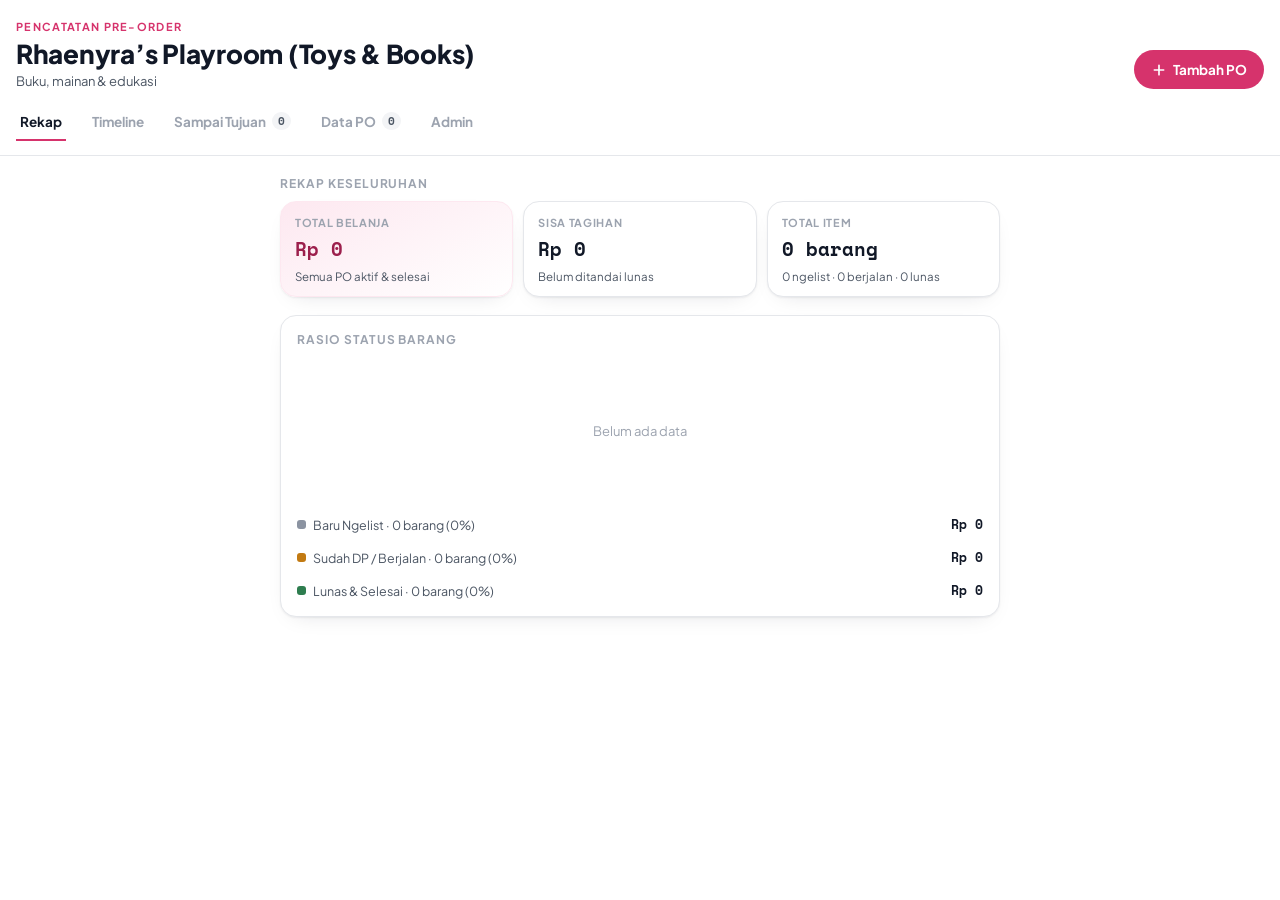
<file: index.html>
<!DOCTYPE html>
<html lang="id">
<head>
<meta charset="UTF-8">
<meta name="viewport" content="width=device-width, initial-scale=1.0, viewport-fit=cover">
<title>Rhaenyra’s Playroom (Toys &amp; Books)</title>
<link rel="preconnect" href="https://fonts.googleapis.com">
<link rel="preconnect" href="https://fonts.gstatic.com" crossorigin>
<link href="https://fonts.googleapis.com/css2?family=Plus+Jakarta+Sans:wght@400;500;600;700;800&family=Space+Mono:wght@400;700&display=swap" rel="stylesheet">
<style>
  html{color-scheme: light;}
  img{max-width:100%;}
  :root{
    --paper:#FFFFFF;
    --paper-raised:#FFFFFF;
    --paper-sunken:#F3F4F6;
    --line:#E5E7EB;
    --ink:#111827;
    --ink-soft:#4B5563;
    --ink-faint:#9CA3AF;
    --accent:#D6336C;
    --accent-ink:#9C1F4C;
    --accent-soft:#FDE8F0;
    --green:#2E7D4F;
    --green-soft:#E3F4E9;
    --amber:#C27A12;
    --amber-soft:#FDF3DC;
    --grey:#8B93A1;
    --grey-soft:#EEF0F3;
    --danger:#B23A3A;
    --danger-soft:#FBE9E7;
    --shadow: 0 1px 2px rgba(17,24,39,.06), 0 8px 24px -14px rgba(17,24,39,.18);
    --radius: 16px;
    --radius-sm: 10px;
    font-family: "Plus Jakarta Sans", -apple-system, BlinkMacSystemFont, "Segoe UI", sans-serif;
  }

  *{box-sizing:border-box;}
  body{
    background:var(--paper);
    color:var(--ink);
    margin:0;
    padding-inline:16px;
    padding-block:0 32px;
    -webkit-font-smoothing:antialiased;
  }
  h1,h2,h3{margin:0; text-wrap:balance;}
  p{margin:0;}
  button{font-family:inherit;}
  .mono{font-family:"Space Mono", ui-monospace, monospace;}
  .num{font-variant-numeric:tabular-nums; font-family:"Space Mono", ui-monospace, monospace;}
  ::selection{background:var(--accent-soft); color:var(--accent-ink);}

  /* ---- header ---- */
  .app-header{
    position:sticky;
    top:env(safe-area-inset-top,0px);
    z-index:20;
    background:var(--paper);
    padding-top:calc(20px + env(safe-area-inset-top,0px));
    padding-bottom:14px;
    margin-inline:-16px;
    padding-inline:16px;
    border-bottom:1px solid var(--line);
  }
  .header-row{display:flex; align-items:flex-end; justify-content:space-between; gap:12px; flex-wrap:wrap;}
  .eyebrow{
    font-size:11px; letter-spacing:.12em; text-transform:uppercase;
    color:var(--accent); font-weight:700; margin-bottom:4px;
  }
  .app-header h1{font-size:26px; font-weight:800; letter-spacing:-.01em;}
  .app-header .sub{color:var(--ink-soft); font-size:13px; margin-top:3px;}
  .btn{
    border:1px solid transparent; border-radius:999px; cursor:pointer;
    padding:10px 16px; font-size:13.5px; font-weight:700; display:inline-flex;
    align-items:center; gap:6px; transition:transform .12s ease, opacity .12s ease;
    white-space:nowrap;
  }
  .btn:active{transform:scale(.97);}
  .btn-primary{background:var(--accent); color:#fff;}
  .btn-ghost{background:var(--paper-raised); color:var(--ink); border-color:var(--line);}
  .btn-danger{background:var(--danger-soft); color:var(--danger);}
  .btn-sm{padding:7px 12px; font-size:12.5px;}
  .btn:disabled{opacity:.5; cursor:default;}
  .icon{width:16px; height:16px; flex:none;}

  /* ---- tabs ---- */
  .tabs{
    display:flex; gap:4px; margin-top:14px; overflow-x:auto; scrollbar-width:none;
  }
  .tabs::-webkit-scrollbar{display:none;}
  .tab-btn{
    background:transparent; border:none; cursor:pointer; padding:9px 4px;
    font-size:13.5px; font-weight:700; color:var(--ink-faint);
    border-bottom:2.5px solid transparent; white-space:nowrap; margin-right:18px;
    display:flex; align-items:center; gap:6px;
  }
  .tab-btn .count{
    font-family:"Space Mono",monospace; font-size:10.5px; font-weight:700;
    background:var(--paper-sunken); color:var(--ink-soft); padding:1px 6px; border-radius:999px;
  }
  .tab-btn.active{color:var(--ink); border-bottom-color:var(--accent);}
  .tab-btn.active .count{background:var(--accent-soft); color:var(--accent-ink);}

  main{padding-top:20px; max-width:720px; margin:0 auto;}
  .tab-panel[hidden]{display:none;}
  .tab-panel{display:flex; flex-direction:column; gap:18px;}

  /* ---- cards / sections ---- */
  .section-title{font-size:12px; text-transform:uppercase; letter-spacing:.08em; font-weight:700; color:var(--ink-faint);}
  .card{
    background:var(--paper-raised); border:1px solid var(--line); border-radius:var(--radius);
    box-shadow:var(--shadow);
  }

  /* ---- stat tiles ---- */
  .stat-grid{display:grid; grid-template-columns:repeat(auto-fit,minmax(150px,1fr)); gap:10px;}
  .stat-tile{padding:14px 14px 12px; display:flex; flex-direction:column; gap:6px;}
  .stat-label{font-size:11px; text-transform:uppercase; letter-spacing:.06em; color:var(--ink-faint); font-weight:700;}
  .stat-value{font-size:19px; font-weight:700;}
  .stat-sub{font-size:11.5px; color:var(--ink-soft);}
  .stat-tile.accent{background:linear-gradient(155deg,var(--accent-soft),var(--paper-raised)); border-color:var(--accent-soft);}
  .stat-tile.accent .stat-value{color:var(--accent-ink);}

  /* ---- ratio bar ---- */
  .ratio-card{padding:16px; display:flex; flex-direction:column; gap:12px;}
  .ratio-bar{display:flex; height:30px; border-radius:8px; overflow:hidden; background:var(--paper-sunken); border:1px solid var(--line);}
  .ratio-seg{display:flex; align-items:center; justify-content:center; font-size:11px; font-weight:700; color:#fff; min-width:0; overflow:hidden; white-space:nowrap;}
  .ratio-seg.ngelist{background:var(--grey);}
  .ratio-seg.berjalan{background:var(--amber);}
  .ratio-seg.lunas{background:var(--green);}
  .pie-wrap{display:flex; align-items:center; justify-content:center; padding:4px 0;}
  .pie-wrap svg{width:190px; height:190px; display:block;}
  .pie-empty{color:var(--ink-faint); font-size:13px; padding:60px 0;}
  .ratio-legend{display:flex; flex-wrap:wrap; gap:14px;}
  .legend-item{display:flex; align-items:center; gap:7px; font-size:12.5px;}
  .legend-dot{width:9px; height:9px; border-radius:3px; flex:none;}
  .legend-item .lbl{color:var(--ink-soft);}
  .legend-item .val{font-weight:700; margin-left:auto;}

  /* ---- chips / badges ---- */
  .chip{
    display:inline-flex; align-items:center; gap:4px; font-size:11px; font-weight:700;
    padding:3px 8px; border-radius:999px; white-space:nowrap;
  }
  .chip.ngelist{background:var(--grey-soft); color:var(--ink-soft);}
  .chip.berjalan{background:var(--amber-soft); color:var(--amber);}
  .chip.lunas{background:var(--green-soft); color:var(--green);}
  .chip.arrived{background:var(--accent-soft); color:var(--accent-ink);}
  .chip.outline{background:transparent; border:1px solid var(--line); color:var(--ink-soft);}

  /* ---- timeline ---- */
  .month-card{overflow:hidden;}
  .month-head{
    display:flex; align-items:center; gap:12px; padding:14px 16px; cursor:pointer; width:100%;
    background:none; border:none; text-align:left; color:inherit;
  }
  .month-head .mm{flex:1; min-width:0;}
  .month-head h3{font-size:15px; font-weight:700;}
  .month-head .meta{font-size:12px; color:var(--ink-soft); margin-top:2px;}
  .month-head .chev{color:var(--ink-faint); transition:transform .15s ease; flex:none;}
  .month-card.open .chev{transform:rotate(180deg);}
  .month-body{display:none; border-top:1px solid var(--line); padding:6px 10px 10px;}
  .month-card.open .month-body{display:block;}
  .item-row{padding:12px 8px; border-bottom:1px dashed var(--line);}
  .item-row:last-child{border-bottom:none;}
  .item-top{display:flex; justify-content:space-between; gap:10px; align-items:flex-start;}
  .item-title{font-size:14px; font-weight:700;}
  .item-seller{font-size:12px; color:var(--ink-soft); margin-top:1px;}
  .item-notes{font-size:12px; color:var(--ink-faint); margin-top:4px; font-style:italic;}
  .item-amounts{display:flex; flex-direction:column; gap:2px; font-size:11.5px; color:var(--ink-soft); margin-top:8px;}
  .item-amounts .final{color:var(--ink); font-weight:700; font-size:13px; margin-top:2px;}
  .item-actions{display:flex; gap:8px; margin-top:10px; flex-wrap:wrap;}

  /* ---- data list ---- */
  .search-row{display:flex; gap:8px;}
  .search-input-wrap{position:relative; flex:1;}
  .search-input-wrap svg{position:absolute; left:12px; top:50%; transform:translateY(-50%); color:var(--ink-faint);}
  input[type="text"].search, input[type="search"].search{
    width:100%; padding:10px 12px 10px 36px; border-radius:999px; border:1px solid var(--line);
    background:var(--paper-raised); color:var(--ink); font-size:13.5px;
  }
  .po-row{display:flex; gap:12px; align-items:center; padding:13px 14px; border-bottom:1px solid var(--line);}
  .po-row:last-child{border-bottom:none;}
  .po-cat-dot{width:8px; height:38px; border-radius:4px; flex:none; background:var(--accent);}
  .po-main{flex:1; min-width:0;}
  .po-title{font-size:14px; font-weight:700; overflow:hidden; text-overflow:ellipsis; white-space:nowrap;}
  .po-meta{display:flex; gap:6px; align-items:center; margin-top:4px; flex-wrap:wrap;}
  .po-meta .seller{font-size:12px; color:var(--ink-soft);}
  .po-side{text-align:right; flex:none; display:flex; flex-direction:column; align-items:flex-end; gap:6px;}
  .po-remaining{font-size:13px; font-weight:700;}
  .po-remaining.zero{color:var(--green);}
  .row-actions{display:flex; gap:4px;}
  .icon-btn{
    width:30px; height:30px; border-radius:8px; border:1px solid var(--line); background:var(--paper-raised);
    display:flex; align-items:center; justify-content:center; color:var(--ink-soft); cursor:pointer;
  }
  .icon-btn:hover{color:var(--ink); border-color:var(--ink-faint);}
  .icon-btn.danger:hover{color:var(--danger); border-color:var(--danger);}

  /* ---- admin ---- */
  .seller-card{padding:14px 16px;}
  .seller-head{display:flex; justify-content:space-between; align-items:flex-start; gap:10px; flex-wrap:wrap;}
  .seller-head h3{font-size:15.5px; font-weight:800;}
  .seller-head .meta{font-size:12px; color:var(--ink-soft); margin-top:2px;}
  .seller-sub{font-size:11px; text-transform:uppercase; letter-spacing:.06em; color:var(--ink-faint); font-weight:700; margin:14px 0 6px;}
  .seller-item{display:flex; justify-content:space-between; gap:10px; padding:7px 0; border-bottom:1px dashed var(--line); font-size:12.5px;}
  .seller-item:last-child{border-bottom:none;}
  .seller-item .t{font-weight:600;}
  .seller-item .m{color:var(--ink-faint); font-size:11px;}
  .seller-total{margin-top:12px; padding-top:10px; border-top:1px solid var(--line); display:flex; justify-content:space-between; font-size:13px; font-weight:700;}

  /* ---- empty state ---- */
  .empty{padding:40px 20px; text-align:center; color:var(--ink-faint);}
  .empty svg{margin-bottom:10px; opacity:.5;}
  .empty p{font-size:13.5px;}

  /* ---- modal ---- */
  .overlay{
    position:fixed; inset:0; background:rgba(17,24,39,.45); z-index:100;
    display:flex; align-items:flex-end; justify-content:center; padding:0;
  }
  @media (min-width:560px){ .overlay{align-items:center; padding:20px;} }
  .overlay[hidden]{display:none;}
  .modal{
    background:var(--paper-raised); width:100%; max-width:480px; max-height:88vh; overflow-y:auto;
    border-radius:20px 20px 0 0; border:1px solid var(--line); box-shadow:var(--shadow);
    padding:18px 18px calc(18px + env(safe-area-inset-bottom,0px));
  }
  @media (min-width:560px){ .modal{border-radius:20px;} }
  .modal.confirm{max-width:340px;}
  .modal-head{display:flex; justify-content:space-between; align-items:center; margin-bottom:14px;}
  .modal-head h2{font-size:17px; font-weight:800;}
  .close-x{background:none; border:none; color:var(--ink-faint); cursor:pointer; padding:4px;}
  .field{display:flex; flex-direction:column; gap:5px; margin-bottom:13px;}
  .field label{font-size:12px; font-weight:700; color:var(--ink-soft);}
  .field .req{color:var(--danger);}
  .field input, .field select, .field textarea{
    border:1px solid var(--line); border-radius:var(--radius-sm); background:var(--paper);
    color:var(--ink); padding:10px 11px; font-size:14px; font-family:inherit; width:100%;
  }
  .field textarea{resize:vertical; min-height:56px;}
  .field-row{display:flex; gap:10px;}
  .field-row .field{flex:1;}
  .amount-input{position:relative;}
  .amount-input span{position:absolute; left:11px; top:50%; transform:translateY(-50%); font-size:13px; color:var(--ink-faint);}
  .amount-input input{padding-left:32px;}
  .checkbox-field{display:flex; align-items:center; gap:9px; margin-bottom:14px; padding:11px 12px; background:var(--paper-sunken); border-radius:var(--radius-sm);}
  .checkbox-field input{width:17px; height:17px; accent-color:var(--accent);}
  .checkbox-field label{font-size:13px; font-weight:600;}
  .modal-actions{display:flex; gap:10px; margin-top:6px;}
  .modal-actions .btn{flex:1; justify-content:center;}

  /* ---- toast ---- */
  .toast{
    position:fixed; left:50%; bottom:calc(22px + env(safe-area-inset-bottom,0px)); transform:translateX(-50%) translateY(140%);
    background:var(--ink); color:var(--paper); padding:11px 18px; border-radius:999px; font-size:13px; font-weight:600;
    z-index:200; box-shadow:var(--shadow); transition:transform .25s ease, opacity .25s ease; max-width:90vw; text-align:center;
    opacity:0; pointer-events:none;
  }
  .toast.show{transform:translateX(-50%) translateY(0); opacity:1; pointer-events:auto;}

  .fab-space{height:4px;}
</style>
</head>
<body>


<header class="app-header">
  <div class="header-row">
    <div>
      <div class="eyebrow">Pencatatan Pre-Order</div>
      <h1>Rhaenyra’s Playroom (Toys &amp; Books)</h1>
      <p class="sub">Buku, mainan &amp; edukasi</p>
    </div>
    <button class="btn btn-primary" id="btn-add">
      <svg class="icon" viewBox="0 0 24 24" fill="none" stroke="currentColor" stroke-width="2.5" stroke-linecap="round"><path d="M12 5v14M5 12h14"/></svg>
      Tambah PO
    </button>
  </div>
  <nav class="tabs" id="tabs">
    <button class="tab-btn active" data-tab="rekap">Rekap</button>
    <button class="tab-btn" data-tab="timeline">Timeline</button>
    <button class="tab-btn" data-tab="tujuan">Sampai Tujuan <span class="count" id="count-tujuan">0</span></button>
    <button class="tab-btn" data-tab="data">Data PO <span class="count" id="count-data">0</span></button>
    <button class="tab-btn" data-tab="admin">Admin</button>
  </nav>
</header>

<main>
  <!-- REKAP -->
  <section class="tab-panel" data-panel="rekap">
    <div>
      <div class="section-title" style="margin-bottom:10px;">Rekap keseluruhan</div>
      <div class="stat-grid">
        <div class="card stat-tile accent">
          <div class="stat-label">Total Belanja</div>
          <div class="stat-value num" id="stat-total-all">Rp 0</div>
          <div class="stat-sub">Semua PO aktif &amp; selesai</div>
        </div>
        <div class="card stat-tile">
          <div class="stat-label">Sisa Tagihan</div>
          <div class="stat-value num" id="stat-unpaid">Rp 0</div>
          <div class="stat-sub">Belum ditandai lunas</div>
        </div>
        <div class="card stat-tile">
          <div class="stat-label">Total Item</div>
          <div class="stat-value num" id="stat-total-items">0 barang</div>
          <div class="stat-sub" id="stat-items-sub">–</div>
        </div>
      </div>
    </div>
    <div class="card ratio-card">
      <div class="section-title">Rasio status barang</div>
      <div class="pie-wrap" id="ratio-pie"></div>
      <div class="ratio-legend" id="ratio-legend"></div>
    </div>
  </section>

  <!-- TIMELINE -->
  <section class="tab-panel" data-panel="timeline" hidden>
    <div class="section-title">Timeline kedatangan &middot; ketuk bulan untuk detail</div>
    <div id="timeline-list"></div>
  </section>

  <!-- SAMPAI TUJUAN -->
  <section class="tab-panel" data-panel="tujuan" hidden>
    <div class="section-title">Barang yang sudah sampai &middot; urut paling baru datang</div>
    <div class="card" id="tujuan-list"></div>
  </section>

  <!-- DATA PO -->
  <section class="tab-panel" data-panel="data" hidden>
    <div class="search-row">
      <div class="search-input-wrap">
        <svg width="15" height="15" viewBox="0 0 24 24" fill="none" stroke="currentColor" stroke-width="2.5"><circle cx="11" cy="11" r="7"/><path d="m21 21-4.3-4.3"/></svg>
        <input type="search" class="search" id="search-input" placeholder="Cari judul atau admin/toko…">
      </div>
      <button class="btn btn-ghost btn-sm" id="btn-export">Ekspor Excel</button>
    </div>
    <div class="card" id="data-list"></div>
  </section>

  <!-- ADMIN -->
  <section class="tab-panel" data-panel="admin" hidden>
    <div class="section-title">Rekap per admin/toko &middot; salin untuk konfirmasi ke penjual</div>
    <div id="admin-list" style="display:flex; flex-direction:column; gap:12px;"></div>
  </section>
</main>

<!-- FORM MODAL -->
<div class="overlay" id="form-overlay" hidden>
  <div class="modal" id="form-modal">
    <div class="modal-head">
      <h2 id="form-title">Tambah PO Baru</h2>
      <button class="close-x" id="form-close" aria-label="Tutup">
        <svg width="22" height="22" viewBox="0 0 24 24" fill="none" stroke="currentColor" stroke-width="2.3" stroke-linecap="round"><path d="M18 6 6 18M6 6l12 12"/></svg>
      </button>
    </div>
    <form id="po-form">
      <div class="field">
        <label>Nama Barang / Judul Buku <span class="req">*</span></label>
        <input type="text" id="f-title" required maxlength="120" placeholder="mis. Ensiklopedia Anak Jilid 3">
      </div>
      <div class="field-row">
        <div class="field">
          <label>Kategori <span class="req">*</span></label>
          <select id="f-category" required>
            <option>Buku</option>
            <option>Mainan &amp; Edukasi</option>
          </select>
        </div>
        <div class="field">
          <label>Bulan Estimasi Datang <span class="req">*</span></label>
          <input type="month" id="f-month" required>
        </div>
      </div>
      <div class="field">
        <label>Nama Admin / Tempat PO <span class="req">*</span></label>
        <input type="text" id="f-seller" required maxlength="80" placeholder="mis. Admin Kirana Books">
      </div>
      <div class="field-row">
        <div class="field">
          <label>Harga Barang (Rp) <span class="req">*</span></label>
          <div class="amount-input"><span>Rp</span><input type="number" id="f-price" required min="0" step="1000" inputmode="numeric"></div>
        </div>
      </div>
      <div class="field-row">
        <div class="field">
          <label>Biaya Admin/Packing</label>
          <div class="amount-input"><span>Rp</span><input type="number" id="f-admin" min="0" step="500" value="0" inputmode="numeric"></div>
        </div>
        <div class="field">
          <label>Biaya Ongkir</label>
          <div class="amount-input"><span>Rp</span><input type="number" id="f-ship" min="0" step="500" value="0" inputmode="numeric"></div>
        </div>
      </div>
      <div class="field">
        <label>Status Pembayaran / PO <span class="req">*</span></label>
        <select id="f-status" required>
          <option value="ngelist">Baru Ngelist (belum close PO/DP)</option>
          <option value="dp">Sudah Bayar DP</option>
          <option value="full">Tanpa DP (bayar penuh nanti)</option>
          <option value="ready">Barang Ready Stock</option>
          <option value="lunas">Langsung Lunas / Selesai</option>
        </select>
      </div>
      <div class="field" id="dp-field" hidden>
        <label>Nominal DP (Rp)</label>
        <div class="amount-input"><span>Rp</span><input type="number" id="f-dp" min="0" step="1000" value="0" inputmode="numeric"></div>
      </div>
      <div class="field">
        <label>Keterangan / Isi Bundling (opsional)</label>
        <textarea id="f-notes" maxlength="300" placeholder="mis. isi 3 buku + poster"></textarea>
      </div>
      <div class="checkbox-field">
        <input type="checkbox" id="f-arrived">
        <label for="f-arrived">Barang sudah diterima (datang)</label>
      </div>
      <div class="modal-actions">
        <button type="button" class="btn btn-ghost" id="form-cancel">Batal</button>
        <button type="submit" class="btn btn-primary" id="form-submit">Simpan Data PO</button>
      </div>
    </form>
  </div>
</div>

<!-- CONFIRM DELETE MODAL -->
<div class="overlay" id="confirm-overlay" hidden>
  <div class="modal confirm">
    <div class="modal-head"><h2>Hapus data ini?</h2></div>
    <p style="font-size:13px; color:var(--ink-soft); margin-bottom:16px;" id="confirm-text">Tindakan ini tidak bisa dibatalkan.</p>
    <div class="modal-actions">
      <button class="btn btn-ghost" id="confirm-cancel">Batal</button>
      <button class="btn btn-danger" id="confirm-ok">Ya, Hapus</button>
    </div>
  </div>
</div>

<div class="toast" id="toast"></div>

<script>
(function(){
  "use strict";

  var MONTHS_ID = ["Januari","Februari","Maret","April","Mei","Juni","Juli","Agustus","September","Oktober","November","Desember"];
  var STATUS_META = {
    ngelist:{label:"Baru Ngelist", group:"ngelist"},
    dp:{label:"Sudah DP", group:"berjalan"},
    full:{label:"Tanpa DP", group:"berjalan"},
    ready:{label:"Ready Stock", group:"berjalan"},
    lunas:{label:"Lunas", group:"lunas"}
  };
  var GROUP_LABEL = {ngelist:"Baru Ngelist", berjalan:"Sudah DP / Berjalan", lunas:"Lunas & Selesai"};

  var state = {
    items: [],
    activeTab: "rekap",
    search: "",
    editingId: null,
    deleteTarget: null,
    expandedMonths: {},
    dbReady: false
  };

  // ---------- helpers ----------
  function formatCurrency(n){
    n = Math.round(Number(n) || 0);
    return new Intl.NumberFormat("id-ID").format(n);
  }
  function formatMonthKey(key){
    if(!key || key === "0000-00") return "Belum ditentukan";
    var parts = key.split("-");
    var y = parts[0], m = parseInt(parts[1],10);
    if(!m || m < 1 || m > 12) return key;
    return MONTHS_ID[m-1] + " " + y;
  }
  function etaMonth(it){
    var m = it.expectedMonth || (it.expectedDate ? it.expectedDate.slice(0,7) : "");
    return m && m !== "0000-00" ? m : "";
  }
  function etaKey(it){
    return etaMonth(it) || "9999-99";
  }
  function formatEta(it){
    return formatMonthKey(etaMonth(it));
  }
  function cmpEta(a,b){
    var ka = etaKey(a), kb = etaKey(b);
    if(ka !== kb) return ka < kb ? -1 : 1;
    return (a.createdAt||0) - (b.createdAt||0);
  }
  function totalCost(it){
    return Number(it.price||0) + Number(it.adminFee||0) + Number(it.shippingFee||0);
  }
  function dpPaid(it){
    return it.status === "dp" ? Number(it.dpAmount||0) : 0;
  }
  function remaining(it){
    if(it.status === "lunas") return 0;
    return Math.max(0, totalCost(it) - dpPaid(it));
  }
  function escapeHtml(s){
    return String(s==null?"":s).replace(/[&<>"']/g, function(c){
      return {"&":"&amp;","<":"&lt;",">":"&gt;",'"':"&quot;","'":"&#39;"}[c];
    });
  }
  function toast(msg){
    var t = document.getElementById("toast");
    t.textContent = msg;
    t.classList.add("show");
    clearTimeout(toast._tm);
    toast._tm = setTimeout(function(){ t.classList.remove("show"); }, 2600);
  }
  function uid(){ return Math.random().toString(36).slice(2,9); }

  // ---------- local fallback store ----------
  var LOCAL_KEY = "buku-po-items-v1";
  function loadLocal(){
    try{
      var raw = localStorage.getItem(LOCAL_KEY);
      return raw ? JSON.parse(raw) : [];
    }catch(e){ return []; }
  }
  function saveLocal(items){
    try{ localStorage.setItem(LOCAL_KEY, JSON.stringify(items)); }catch(e){}
  }

  // ---------- db layer ----------
  var db = null;
  var col = null;
  var usingDb = false;

  function itemsFromSnapshot(snap){
    return snap.docs.map(function(d){
      var data = d.data() || {};
      data.id = d.id;
      return data;
    });
  }

  function initStore(){
    if(!window.claude || !window.claude.use){
      state.items = loadLocal();
      render();
      return;
    }
    window.claude.use("db").then(function(dbNs){
      if(!dbNs){
        state.items = loadLocal();
        render();
        return;
      }
      db = dbNs;
      usingDb = true;
      col = db.collection("po_items");
      col.onSnapshot(function(snap){
        state.dbReady = true;
        state.items = itemsFromSnapshot(snap);
        render();
      }, function(err){
        console.error("db error", err);
        if(!state.dbReady){
          state.items = loadLocal();
          usingDb = false;
          render();
        }
        toast("Sinkronisasi data bermasalah, memakai penyimpanan lokal.");
      });
    }).catch(function(){
      state.items = loadLocal();
      render();
    });
  }

  function persistCreate(data){
    if(usingDb && col){
      return col.add(data).catch(function(err){
        console.error(err);
        toast("Gagal menyimpan ke penyimpanan bersama.");
        throw err;
      });
    }
    data.id = uid();
    state.items.push(data);
    saveLocal(state.items);
    render();
    return Promise.resolve();
  }
  function persistUpdate(id, data){
    if(usingDb && db){
      return db.doc("po_items/" + id).update(data).catch(function(err){
        console.error(err);
        toast("Gagal menyimpan perubahan.");
        throw err;
      });
    }
    var it = state.items.find(function(x){ return x.id === id; });
    if(it) Object.assign(it, data);
    saveLocal(state.items);
    render();
    return Promise.resolve();
  }
  function persistDelete(id){
    if(usingDb && db){
      return db.doc("po_items/" + id).delete().catch(function(err){
        console.error(err);
        toast("Gagal menghapus data.");
        throw err;
      });
    }
    state.items = state.items.filter(function(x){ return x.id !== id; });
    saveLocal(state.items);
    render();
    return Promise.resolve();
  }

  // ---------- tabs ----------
  document.getElementById("tabs").addEventListener("click", function(e){
    var btn = e.target.closest(".tab-btn");
    if(!btn) return;
    state.activeTab = btn.dataset.tab;
    render();
  });

  // ---------- rekap ----------
  function computeGlobalStats(){
    var groups = {ngelist:{count:0, nominal:0}, berjalan:{count:0, nominal:0}, lunas:{count:0, nominal:0}};
    var totalAll = 0, totalUnpaid = 0;
    state.items.forEach(function(it){
      var g = (STATUS_META[it.status] || STATUS_META.ngelist).group;
      var cost = totalCost(it);
      groups[g].count++;
      groups[g].nominal += cost;
      totalAll += cost;
      totalUnpaid += remaining(it);
    });
    return {groups: groups, totalAll: totalAll, totalUnpaid: totalUnpaid, total: state.items.length};
  }

  function renderRekap(){
    var s = computeGlobalStats();
    document.getElementById("stat-total-all").textContent = "Rp " + formatCurrency(s.totalAll);
    document.getElementById("stat-unpaid").textContent = "Rp " + formatCurrency(s.totalUnpaid);
    document.getElementById("stat-total-items").textContent = s.total + " barang";
    document.getElementById("stat-items-sub").textContent =
      s.groups.ngelist.count + " ngelist · " + s.groups.berjalan.count + " berjalan · " + s.groups.lunas.count + " lunas";

    var pie = document.getElementById("ratio-pie");
    var legend = document.getElementById("ratio-legend");
    legend.innerHTML = "";
    var order = ["ngelist","berjalan","lunas"];
    var COLORS = {ngelist:"var(--grey)", berjalan:"var(--amber)", lunas:"var(--green)"};
    var total = s.total || 1;
    var svg = '<svg viewBox="-1 -1 2 2" style="transform:rotate(-90deg)" role="img" aria-label="Rasio status barang">';
    var acc = 0;
    var active = order.filter(function(k){ return s.groups[k].count > 0; });
    order.forEach(function(key){
      var g = s.groups[key];
      var pct = Math.round((g.count / total) * 100);
      if(g.count > 0){
        var frac = g.count / total;
        if(active.length === 1){
          svg += '<circle cx="0" cy="0" r="1" fill="' + COLORS[key] + '"/>';
        } else {
          var a0 = acc * 2 * Math.PI, a1 = (acc + frac) * 2 * Math.PI;
          var x0 = Math.cos(a0), y0 = Math.sin(a0), x1 = Math.cos(a1), y1 = Math.sin(a1);
          var large = frac > 0.5 ? 1 : 0;
          svg += '<path d="M0 0 L' + x0.toFixed(5) + ' ' + y0.toFixed(5) + ' A1 1 0 ' + large + ' 1 ' + x1.toFixed(5) + ' ' + y1.toFixed(5) + ' Z" fill="' + COLORS[key] + '" stroke="var(--paper-raised)" stroke-width=".025"/>';
        }
        acc += frac;
      }
      var li = document.createElement("div");
      li.className = "legend-item";
      li.style.width = "100%";
      li.innerHTML = '<span class="legend-dot" style="background:' + COLORS[key] + '"></span>' +
        '<span class="lbl">' + GROUP_LABEL[key] + " &middot; " + g.count + " barang (" + pct + "%)</span>" +
        '<span class="val num">Rp ' + formatCurrency(g.nominal) + "</span>";
      legend.appendChild(li);
    });
    svg += '</svg>';
    pie.innerHTML = s.total === 0 ? '<div class="pie-empty">Belum ada data</div>' : svg;
  }

  // ---------- timeline ----------
  function renderTimeline(){
    var wrap = document.getElementById("timeline-list");
    var pending = state.items.filter(function(it){ return !it.isArrived; });
    if(pending.length === 0){
      wrap.innerHTML = emptyState(state.items.length ? "Semua barang sudah sampai" : "Belum ada data PO", state.items.length ? "Lihat di tab Sampai Tujuan." : "Tambahkan PO pertama untuk melihat timeline kedatangan.");
      return;
    }
    var byMonth = {};
    pending.forEach(function(it){
      var key = etaMonth(it) || "0000-00";
      if(!byMonth[key]) byMonth[key] = [];
      byMonth[key].push(it);
    });
    var keys = Object.keys(byMonth).sort(function(a,b){
      if(a === "0000-00") return 1;
      if(b === "0000-00") return -1;
      return a < b ? -1 : a > b ? 1 : 0;
    });
    var html = "";
    keys.forEach(function(key){
      var items = byMonth[key].sort(cmpEta);
      var totalTagihan = items.reduce(function(sum,it){ return sum + remaining(it); }, 0);
      var open = !!state.expandedMonths[key];
      html += '<div class="card month-card' + (open?" open":"") + '" data-month="' + escapeHtml(key) + '" style="margin-bottom:10px;">';
      html += '<button class="month-head">';
      html += '<div class="mm"><h3>' + escapeHtml(formatMonthKey(key)) + '</h3>';
      html += '<div class="meta">' + items.length + ' barang &middot; Est. tagihan Rp ' + formatCurrency(totalTagihan) + '</div></div>';
      html += '<svg class="chev" width="18" height="18" viewBox="0 0 24 24" fill="none" stroke="currentColor" stroke-width="2.3" stroke-linecap="round"><path d="m6 9 6 6 6-6"/></svg>';
      html += '</button>';
      html += '<div class="month-body">';
      items.forEach(function(it){
        var meta = STATUS_META[it.status] || STATUS_META.ngelist;
        html += '<div class="item-row" data-id="' + it.id + '">';
        html += '<div class="item-top"><div><div class="item-title">' + escapeHtml(it.title) + '</div>';
        html += '<div class="item-seller">' + escapeHtml(it.seller) + ' &middot; ETA ' + escapeHtml(formatEta(it)) + '</div></div>';
        html += '<div style="display:flex; flex-direction:column; gap:4px; align-items:flex-end;">';
        html += '<span class="chip ' + meta.group + '">' + meta.label + '</span>';
        if(it.isArrived) html += '<span class="chip arrived">Sudah Datang</span>';
        html += '</div></div>';
        if(it.notes) html += '<div class="item-notes">' + escapeHtml(it.notes) + '</div>';
        html += '<div class="item-amounts">';
        html += '<span>Harga barang: Rp ' + formatCurrency(it.price) + '</span>';
        if(Number(it.adminFee)) html += '<span>Admin/packing: + Rp ' + formatCurrency(it.adminFee) + '</span>';
        if(Number(it.shippingFee)) html += '<span>Ongkir: + Rp ' + formatCurrency(it.shippingFee) + '</span>';
        if(it.status === "dp") html += '<span>DP dibayar: − Rp ' + formatCurrency(dpPaid(it)) + '</span>';
        html += '<span class="final">' + (it.status === "lunas" ? "Status: LUNAS (sisa Rp 0)" : "Sisa pelunasan: Rp " + formatCurrency(remaining(it))) + '</span>';
        html += '</div>';
        html += '<div class="item-actions">';
        if(it.status !== "lunas"){
          html += '<button class="btn btn-sm btn-ghost act-lunas" data-id="' + it.id + '">Tandai Sudah Lunas</button>';
        }
        html += '<button class="btn btn-sm btn-ghost act-arrived" data-id="' + it.id + '">' + (it.isArrived ? "Batalkan status datang" : "Tandai barang sudah datang") + '</button>';
        html += '</div>';
        html += '</div>';
      });
      html += '</div></div>';
    });
    wrap.innerHTML = html;
  }

  function emptyState(title, sub){
    return '<div class="empty"><svg width="34" height="34" viewBox="0 0 24 24" fill="none" stroke="currentColor" stroke-width="1.6"><path d="M4 4h16v16H4z" stroke-dasharray="3 3"/><path d="M9 9h6M9 13h6M9 17h3"/></svg>' +
      '<p style="font-weight:700; color:var(--ink-soft); margin-bottom:4px;">' + escapeHtml(title) + '</p>' +
      '<p>' + escapeHtml(sub) + '</p></div>';
  }

  // ---------- sampai tujuan ----------
  function renderTujuan(){
    var wrap = document.getElementById("tujuan-list");
    var items = state.items.filter(function(it){ return it.isArrived; });
    document.getElementById("count-tujuan").textContent = items.length;
    if(items.length === 0){
      wrap.innerHTML = emptyState("Belum ada barang yang sampai", "Tandai barang sudah datang dari tab Timeline.");
      return;
    }
    items.sort(function(a,b){ return (b.arrivedAt||b.createdAt||0) - (a.arrivedAt||a.createdAt||0); });
    var html = "";
    items.forEach(function(it){
      var meta = STATUS_META[it.status] || STATUS_META.ngelist;
      var rem = remaining(it);
      html += '<div class="po-row">';
      html += '<div class="po-cat-dot" style="background:' + catColor(it.category) + '"></div>';
      html += '<div class="po-main"><div class="po-title">' + escapeHtml(it.title) + '</div>';
      html += '<div class="po-meta"><span class="seller">' + escapeHtml(it.seller) + '</span>';
      html += '<span class="chip ' + meta.group + '">' + meta.label + '</span>';
      html += '<span class="chip outline">ETA ' + escapeHtml(formatEta(it)) + '</span></div></div>';
      html += '<div class="po-side"><div class="po-remaining' + (rem===0?" zero":"") + ' num">' + (rem===0 ? "LUNAS" : "Sisa Rp " + formatCurrency(rem)) + '</div>';
      html += '<div class="row-actions">';
      if(it.status !== "lunas") html += '<button class="btn btn-sm btn-ghost act-lunas" data-id="' + it.id + '">Tandai Lunas</button>';
      html += '<button class="btn btn-sm btn-ghost act-arrived" data-id="' + it.id + '">Batal datang</button>';
      html += '</div></div></div>';
    });
    wrap.innerHTML = html;
  }

  // ---------- data list ----------
  function renderDataList(){
    var wrap = document.getElementById("data-list");
    document.getElementById("count-data").textContent = state.items.length;
    var q = state.search.trim().toLowerCase();
    var items = state.items.slice().sort(function(a,b){
      if(!!a.isArrived !== !!b.isArrived) return a.isArrived ? 1 : -1;
      return cmpEta(a,b);
    });
    if(q){
      items = items.filter(function(it){
        return (it.title||"").toLowerCase().indexOf(q) > -1 || (it.seller||"").toLowerCase().indexOf(q) > -1;
      });
    }
    if(items.length === 0){
      wrap.innerHTML = emptyState(q ? "Data tidak ditemukan" : "Belum ada data PO", q ? "Coba kata kunci lain." : "Ketuk “Tambah PO” untuk mulai mencatat.");
      return;
    }
    var html = "";
    items.forEach(function(it){
      var meta = STATUS_META[it.status] || STATUS_META.ngelist;
      var rem = remaining(it);
      html += '<div class="po-row">';
      html += '<div class="po-cat-dot" style="background:' + catColor(it.category) + '"></div>';
      html += '<div class="po-main"><div class="po-title">' + escapeHtml(it.title) + '</div>';
      html += '<div class="po-meta"><span class="seller">' + escapeHtml(it.seller) + '</span>';
      html += '<span class="chip ' + meta.group + '">' + meta.label + '</span>';
      html += '<span class="chip outline">ETA ' + escapeHtml(formatEta(it)) + '</span>';
      if(it.isArrived) html += '<span class="chip arrived">Datang</span>';
      html += '</div></div>';
      html += '<div class="po-side"><div class="po-remaining' + (rem===0?" zero":"") + ' num">' + (rem===0 ? "LUNAS" : "Rp " + formatCurrency(rem)) + '</div>';
      html += '<div class="row-actions">';
      html += '<button class="icon-btn act-edit" data-id="' + it.id + '" aria-label="Edit"><svg width="14" height="14" viewBox="0 0 24 24" fill="none" stroke="currentColor" stroke-width="2"><path d="M12 20h9"/><path d="M16.5 3.5a2.1 2.1 0 0 1 3 3L7 19l-4 1 1-4Z"/></svg></button>';
      html += '<button class="icon-btn danger act-delete" data-id="' + it.id + '" aria-label="Hapus"><svg width="14" height="14" viewBox="0 0 24 24" fill="none" stroke="currentColor" stroke-width="2"><path d="M3 6h18M8 6V4h8v2m-9 0 1 14h8l1-14"/></svg></button>';
      html += '</div></div></div>';
    });
    wrap.innerHTML = html;
  }

  var CAT_COLORS = {
    "Buku": "var(--accent)",
    "Mainan & Edukasi": "var(--amber)",
    "Lifestyle & Fashion": "var(--danger)",
    "Home & Living": "var(--green)",
    "Lainnya": "var(--grey)"
  };
  function catColor(c){ return CAT_COLORS[c] || "var(--grey)"; }

  // ---------- admin ----------
  function renderAdmin(){
    var wrap = document.getElementById("admin-list");
    if(state.items.length === 0){
      wrap.innerHTML = emptyState("Belum ada data admin PO", "Data akan dikelompokkan otomatis per admin/toko.");
      return;
    }
    var bySeller = {};
    state.items.forEach(function(it){
      var key = it.seller || "Tanpa nama";
      if(!bySeller[key]) bySeller[key] = [];
      bySeller[key].push(it);
    });
    var sellers = Object.keys(bySeller).sort();
    var html = "";
    sellers.forEach(function(seller){
      var items = bySeller[seller];
      var belumDatang = items.filter(function(it){ return !it.isArrived; });
      var sudahDatang = items.filter(function(it){ return it.isArrived; });
      var totalUnpaid = items.reduce(function(sum,it){ return sum + remaining(it); }, 0);
      html += '<div class="card seller-card" data-seller="' + escapeHtml(seller) + '">';
      html += '<div class="seller-head"><div><h3>' + escapeHtml(seller) + '</h3>';
      html += '<div class="meta">' + items.length + ' total pesanan</div></div>';
      html += '<button class="btn btn-sm btn-ghost act-copy-wa" data-seller="' + escapeHtml(seller) + '">Salin ke WA</button></div>';
      if(belumDatang.length){
        html += '<div class="seller-sub">Masih dalam PO (belum datang)</div>';
        belumDatang.forEach(function(it){
          html += sellerItemRow(it);
        });
      }
      if(sudahDatang.length){
        html += '<div class="seller-sub">Sudah datang / ready</div>';
        sudahDatang.forEach(function(it){
          html += sellerItemRow(it);
        });
      }
      html += '<div class="seller-total"><span>Total belum lunas</span><span class="num">Rp ' + formatCurrency(totalUnpaid) + '</span></div>';
      html += '</div>';
    });
    wrap.innerHTML = html;
  }
  function sellerItemRow(it){
    var rem = remaining(it);
    return '<div class="seller-item"><div><div class="t">' + escapeHtml(it.title) + '</div>' +
      '<div class="m">ETA ' + escapeHtml(formatEta(it)) + ' &middot; ' + escapeHtml(it.category) + '</div></div>' +
      '<div class="num" style="white-space:nowrap;">' + (rem===0 ? "LUNAS" : "Rp " + formatCurrency(rem)) + '</div></div>';
  }

  function buildWaText(seller){
    var items = state.items.filter(function(it){ return (it.seller||"Tanpa nama") === seller; });
    var belumDatang = items.filter(function(it){ return !it.isArrived; });
    var sudahDatang = items.filter(function(it){ return it.isArrived; });
    var totalUnpaid = items.reduce(function(sum,it){ return sum + remaining(it); }, 0);
    var lines = [];
    lines.push("Rekap PO - " + seller);
    lines.push("");
    if(belumDatang.length){
      lines.push("Masih dalam PO:");
      belumDatang.forEach(function(it){
        lines.push("- " + it.title + " (Est. " + formatMonthKey(it.expectedMonth) + ") - " + (it.status==="lunas" ? "LUNAS" : "Sisa Rp " + formatCurrency(remaining(it))));
      });
      lines.push("");
    }
    if(sudahDatang.length){
      lines.push("Sudah datang / ready:");
      sudahDatang.forEach(function(it){
        lines.push("- " + it.title + " - " + (it.status==="lunas" ? "LUNAS" : "Sisa Rp " + formatCurrency(remaining(it))));
      });
      lines.push("");
    }
    lines.push("Total belum lunas: Rp " + formatCurrency(totalUnpaid));
    return lines.join("\n");
  }

  function copyText(text){
    if(navigator.clipboard && navigator.clipboard.writeText){
      navigator.clipboard.writeText(text).then(function(){
        toast("Rekap disalin, siap ditempel ke WhatsApp.");
      }).catch(function(){ fallbackCopy(text); });
    } else {
      fallbackCopy(text);
    }
  }
  function fallbackCopy(text){
    try{
      var ta = document.createElement("textarea");
      ta.value = text;
      ta.style.position = "fixed";
      ta.style.opacity = "0";
      document.body.appendChild(ta);
      ta.select();
      document.execCommand("copy");
      document.body.removeChild(ta);
      toast("Rekap disalin, siap ditempel ke WhatsApp.");
    }catch(e){
      toast("Gagal menyalin otomatis. Salin manual dari catatan.");
    }
  }

  // ---------- form ----------
  var formOverlay = document.getElementById("form-overlay");
  var poForm = document.getElementById("po-form");

  function openForm(id){
    state.editingId = id || null;
    var it = id ? state.items.find(function(x){ return x.id === id; }) : null;
    document.getElementById("form-title").textContent = it ? "Edit Data PO" : "Tambah PO Baru";
    document.getElementById("form-submit").textContent = it ? "Simpan Perubahan" : "Simpan Data PO";
    document.getElementById("f-title").value = it ? it.title : "";
    document.getElementById("f-category").value = it ? it.category : "Buku";
    document.getElementById("f-month").value = it ? etaMonth(it) : defaultMonth();
    document.getElementById("f-seller").value = it ? it.seller : "";
    document.getElementById("f-price").value = it ? it.price : "";
    document.getElementById("f-admin").value = it ? (it.adminFee||0) : 0;
    document.getElementById("f-ship").value = it ? (it.shippingFee||0) : 0;
    document.getElementById("f-status").value = it ? it.status : "ngelist";
    document.getElementById("f-dp").value = it ? (it.dpAmount||0) : 0;
    document.getElementById("f-notes").value = it ? (it.notes||"") : "";
    document.getElementById("f-arrived").checked = it ? !!it.isArrived : false;
    toggleDpField();
    formOverlay.hidden = false;
  }
  function defaultDate(){
    var d = new Date();
    return d.getFullYear() + "-" + String(d.getMonth()+1).padStart(2,"0") + "-" + String(d.getDate()).padStart(2,"0");
  }
  function defaultMonth(){
    var d = new Date();
    var y = d.getFullYear(), m = String(d.getMonth()+1).padStart(2,"0");
    return y + "-" + m;
  }
  function closeForm(){
    formOverlay.hidden = true;
    state.editingId = null;
    poForm.reset();
  }
  function toggleDpField(){
    document.getElementById("dp-field").hidden = document.getElementById("f-status").value !== "dp";
  }
  document.getElementById("f-status").addEventListener("change", toggleDpField);
  document.getElementById("btn-add").addEventListener("click", function(){ openForm(null); });
  document.getElementById("form-close").addEventListener("click", closeForm);
  document.getElementById("form-cancel").addEventListener("click", closeForm);
  formOverlay.addEventListener("click", function(e){ if(e.target === formOverlay) closeForm(); });

  poForm.addEventListener("submit", function(e){
    e.preventDefault();
    var data = {
      title: document.getElementById("f-title").value.trim(),
      category: document.getElementById("f-category").value,
      expectedMonth: document.getElementById("f-month").value,
      seller: document.getElementById("f-seller").value.trim(),
      price: Number(document.getElementById("f-price").value || 0),
      adminFee: Number(document.getElementById("f-admin").value || 0),
      shippingFee: Number(document.getElementById("f-ship").value || 0),
      status: document.getElementById("f-status").value,
      dpAmount: Number(document.getElementById("f-dp").value || 0),
      notes: document.getElementById("f-notes").value.trim(),
      isArrived: document.getElementById("f-arrived").checked
    };
    if(!data.title || !data.seller || !data.expectedMonth || !data.price){
      toast("Lengkapi dulu kolom yang wajib diisi.");
      return;
    }
    var submitBtn = document.getElementById("form-submit");
    submitBtn.disabled = true;
    var task;
    if(state.editingId){
      task = persistUpdate(state.editingId, data);
    } else {
      data.createdAt = Date.now();
      task = persistCreate(data);
    }
    Promise.resolve(task).then(function(){
      toast(state.editingId ? "Perubahan disimpan." : "PO baru ditambahkan.");
      closeForm();
    }).catch(function(){}).finally(function(){
      submitBtn.disabled = false;
    });
  });

  // ---------- confirm delete ----------
  var confirmOverlay = document.getElementById("confirm-overlay");
  document.getElementById("confirm-cancel").addEventListener("click", function(){
    confirmOverlay.hidden = true; state.deleteTarget = null;
  });
  confirmOverlay.addEventListener("click", function(e){ if(e.target === confirmOverlay){ confirmOverlay.hidden = true; state.deleteTarget = null; } });
  document.getElementById("confirm-ok").addEventListener("click", function(){
    if(!state.deleteTarget) return;
    var id = state.deleteTarget;
    confirmOverlay.hidden = true;
    state.deleteTarget = null;
    persistDelete(id).then(function(){ toast("Data dihapus."); });
  });
  function askDelete(id){
    var it = state.items.find(function(x){ return x.id === id; });
    document.getElementById("confirm-text").textContent = it ? ('Hapus "' + it.title + '" dari catatan? Tindakan ini tidak bisa dibatalkan.') : "Tindakan ini tidak bisa dibatalkan.";
    state.deleteTarget = id;
    confirmOverlay.hidden = false;
  }

  // ---------- delegated clicks ----------
  document.addEventListener("click", function(e){
    var monthHead = e.target.closest(".month-head");
    if(monthHead){
      var card = monthHead.closest(".month-card");
      var key = card.dataset.month;
      state.expandedMonths[key] = !state.expandedMonths[key];
      card.classList.toggle("open");
      return;
    }
    var lunasBtn = e.target.closest(".act-lunas");
    if(lunasBtn){
      persistUpdate(lunasBtn.dataset.id, {status:"lunas"}).then(function(){ toast("Ditandai lunas."); });
      return;
    }
    var arrivedBtn = e.target.closest(".act-arrived");
    if(arrivedBtn){
      var it = state.items.find(function(x){ return x.id === arrivedBtn.dataset.id; });
      var nowArrived = it ? !it.isArrived : true;
      persistUpdate(arrivedBtn.dataset.id, {isArrived: nowArrived, arrivedAt: nowArrived ? Date.now() : 0}).then(function(){ toast(nowArrived ? "Dipindah ke Sampai Tujuan." : "Dikembalikan ke Timeline."); });
      return;
    }
    var editBtn = e.target.closest(".act-edit");
    if(editBtn){ openForm(editBtn.dataset.id); return; }
    var delBtn = e.target.closest(".act-delete");
    if(delBtn){ askDelete(delBtn.dataset.id); return; }
    var copyBtn = e.target.closest(".act-copy-wa");
    if(copyBtn){ copyText(buildWaText(copyBtn.dataset.seller)); return; }
  });

  document.getElementById("search-input").addEventListener("input", function(e){
    state.search = e.target.value;
    renderDataList();
  });

  // ---------- export ----------
  function loadXLSX(){
    return new Promise(function(resolve, reject){
      if(window.XLSX) return resolve();
      var s = document.createElement("script");
      s.src = "https://cdnjs.cloudflare.com/ajax/libs/xlsx/0.18.5/xlsx.full.min.js";
      s.onload = function(){ resolve(); };
      s.onerror = function(){ reject(new Error("load-failed")); };
      document.head.appendChild(s);
    });
  }
  document.getElementById("btn-export").addEventListener("click", function(){
    if(state.items.length === 0){ toast("Belum ada data untuk diekspor."); return; }
    var btn = this;
    btn.disabled = true;
    btn.textContent = "Menyiapkan…";
    loadXLSX().then(function(){
      var rows = state.items.map(function(it){
        var meta = STATUS_META[it.status] || STATUS_META.ngelist;
        return {
          "Judul": it.title,
          "Kategori": it.category,
          "Admin/Toko": it.seller,
          "Harga Barang": Number(it.price||0),
          "Biaya Admin": Number(it.adminFee||0),
          "Biaya Ongkir": Number(it.shippingFee||0),
          "Status": meta.label,
          "DP Dibayar": dpPaid(it),
          "Sisa Tagihan": remaining(it),
          "Estimasi Datang": formatEta(it),
          "Sudah Datang": it.isArrived ? "Ya" : "Belum",
          "Keterangan": it.notes || ""
        };
      });
      var ws = XLSX.utils.json_to_sheet(rows);
      ws["!cols"] = [{wch:28},{wch:16},{wch:20},{wch:13},{wch:12},{wch:12},{wch:14},{wch:13},{wch:13},{wch:16},{wch:12},{wch:24}];
      var wb = XLSX.utils.book_new();
      XLSX.utils.book_append_sheet(wb, ws, "Rekap PO");
      var out = XLSX.write(wb, {bookType:"xlsx", type:"array"});
      var blob = new Blob([out], {type:"application/octet-stream"});
      var fname = "rekap-po-" + new Date().toISOString().slice(0,10) + ".xlsx";
      if(window.claude && window.claude.use){
        window.claude.use("downloads").then(function(downloads){
          if(!downloads){ toast("Unduh berkas tidak tersedia di tampilan ini."); return; }
          return downloads.save({filename: fname, data: blob}).then(function(){
            toast("Berkas Excel disiapkan untuk diunduh.");
          }).catch(function(err){
            if(err && err.code === "declined") return;
            toast("Gagal menyiapkan unduhan.");
          });
        });
      } else {
        toast("Unduh berkas tidak tersedia di tampilan ini.");
      }
    }).catch(function(){
      toast("Gagal memuat modul ekspor. Coba lagi.");
    }).finally(function(){
      btn.disabled = false;
      btn.textContent = "Ekspor Excel";
    });
  });

  // ---------- master render ----------
  function render(){
    document.querySelectorAll(".tab-btn").forEach(function(b){
      b.classList.toggle("active", b.dataset.tab === state.activeTab);
    });
    document.querySelectorAll(".tab-panel").forEach(function(p){
      p.hidden = p.dataset.panel !== state.activeTab;
    });
    renderRekap();
    renderTimeline();
    renderTujuan();
    renderDataList();
    renderAdmin();
  }

  render();
  initStore();
})();
</script>

</body>
</html>
</file>
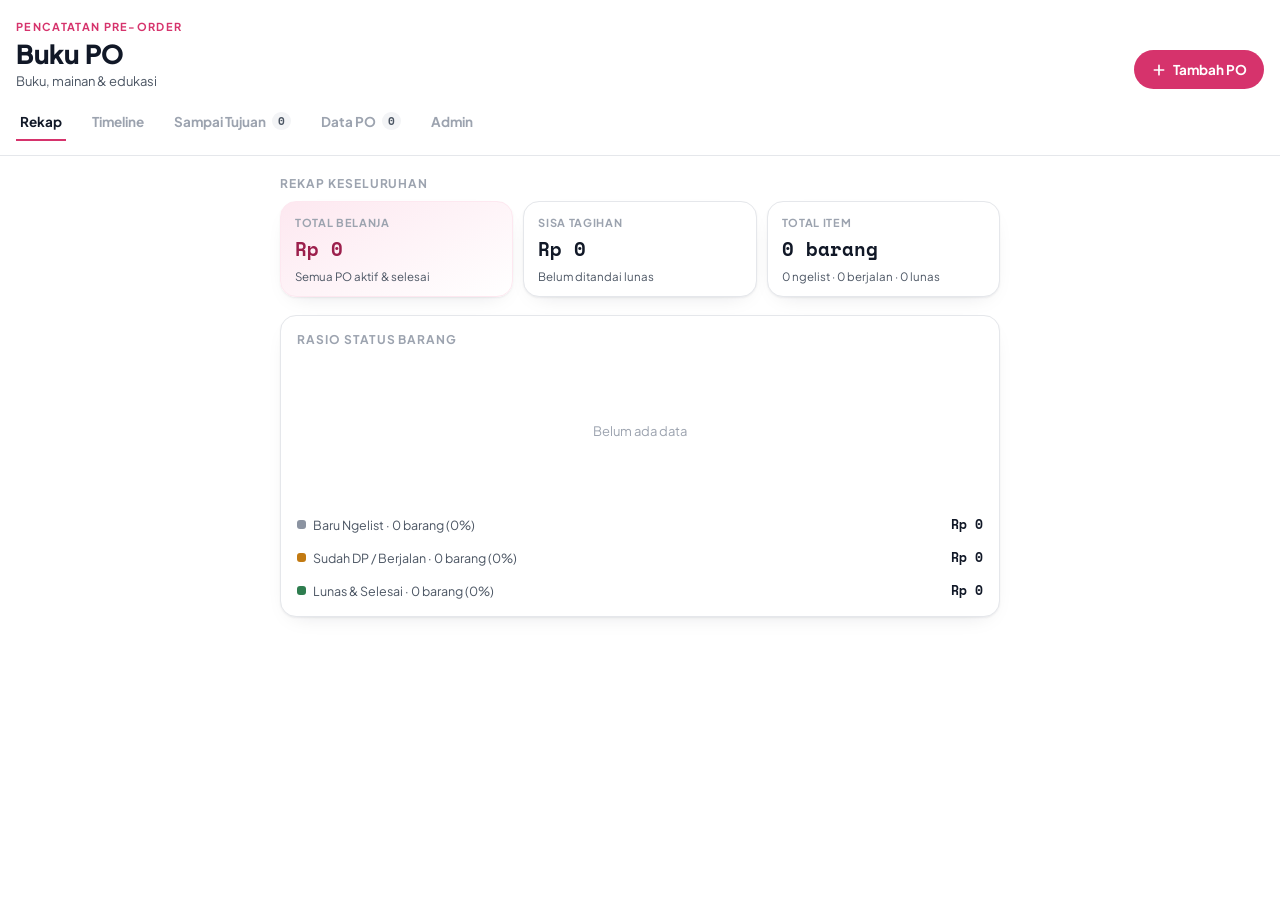
<file: buku-po.html>
<!DOCTYPE html>
<html lang="id">
<head>
<meta charset="UTF-8">
<meta name="viewport" content="width=device-width, initial-scale=1.0, viewport-fit=cover">
<title>Buku PO</title>
<link rel="preconnect" href="https://fonts.googleapis.com">
<link rel="preconnect" href="https://fonts.gstatic.com" crossorigin>
<link href="https://fonts.googleapis.com/css2?family=Plus+Jakarta+Sans:wght@400;500;600;700;800&family=Space+Mono:wght@400;700&display=swap" rel="stylesheet">
<style>
  html{color-scheme: light;}
  img{max-width:100%;}
  :root{
    --paper:#FFFFFF;
    --paper-raised:#FFFFFF;
    --paper-sunken:#F3F4F6;
    --line:#E5E7EB;
    --ink:#111827;
    --ink-soft:#4B5563;
    --ink-faint:#9CA3AF;
    --accent:#D6336C;
    --accent-ink:#9C1F4C;
    --accent-soft:#FDE8F0;
    --green:#2E7D4F;
    --green-soft:#E3F4E9;
    --amber:#C27A12;
    --amber-soft:#FDF3DC;
    --grey:#8B93A1;
    --grey-soft:#EEF0F3;
    --danger:#B23A3A;
    --danger-soft:#FBE9E7;
    --shadow: 0 1px 2px rgba(17,24,39,.06), 0 8px 24px -14px rgba(17,24,39,.18);
    --radius: 16px;
    --radius-sm: 10px;
    font-family: "Plus Jakarta Sans", -apple-system, BlinkMacSystemFont, "Segoe UI", sans-serif;
  }

  *{box-sizing:border-box;}
  body{
    background:var(--paper);
    color:var(--ink);
    margin:0;
    padding-inline:16px;
    padding-block:0 32px;
    -webkit-font-smoothing:antialiased;
  }
  h1,h2,h3{margin:0; text-wrap:balance;}
  p{margin:0;}
  button{font-family:inherit;}
  .mono{font-family:"Space Mono", ui-monospace, monospace;}
  .num{font-variant-numeric:tabular-nums; font-family:"Space Mono", ui-monospace, monospace;}
  ::selection{background:var(--accent-soft); color:var(--accent-ink);}

  /* ---- header ---- */
  .app-header{
    position:sticky;
    top:env(safe-area-inset-top,0px);
    z-index:20;
    background:var(--paper);
    padding-top:calc(20px + env(safe-area-inset-top,0px));
    padding-bottom:14px;
    margin-inline:-16px;
    padding-inline:16px;
    border-bottom:1px solid var(--line);
  }
  .header-row{display:flex; align-items:flex-end; justify-content:space-between; gap:12px; flex-wrap:wrap;}
  .eyebrow{
    font-size:11px; letter-spacing:.12em; text-transform:uppercase;
    color:var(--accent); font-weight:700; margin-bottom:4px;
  }
  .app-header h1{font-size:26px; font-weight:800; letter-spacing:-.01em;}
  .app-header .sub{color:var(--ink-soft); font-size:13px; margin-top:3px;}
  .btn{
    border:1px solid transparent; border-radius:999px; cursor:pointer;
    padding:10px 16px; font-size:13.5px; font-weight:700; display:inline-flex;
    align-items:center; gap:6px; transition:transform .12s ease, opacity .12s ease;
    white-space:nowrap;
  }
  .btn:active{transform:scale(.97);}
  .btn-primary{background:var(--accent); color:#fff;}
  .btn-ghost{background:var(--paper-raised); color:var(--ink); border-color:var(--line);}
  .btn-danger{background:var(--danger-soft); color:var(--danger);}
  .btn-sm{padding:7px 12px; font-size:12.5px;}
  .btn:disabled{opacity:.5; cursor:default;}
  .icon{width:16px; height:16px; flex:none;}

  /* ---- tabs ---- */
  .tabs{
    display:flex; gap:4px; margin-top:14px; overflow-x:auto; scrollbar-width:none;
  }
  .tabs::-webkit-scrollbar{display:none;}
  .tab-btn{
    background:transparent; border:none; cursor:pointer; padding:9px 4px;
    font-size:13.5px; font-weight:700; color:var(--ink-faint);
    border-bottom:2.5px solid transparent; white-space:nowrap; margin-right:18px;
    display:flex; align-items:center; gap:6px;
  }
  .tab-btn .count{
    font-family:"Space Mono",monospace; font-size:10.5px; font-weight:700;
    background:var(--paper-sunken); color:var(--ink-soft); padding:1px 6px; border-radius:999px;
  }
  .tab-btn.active{color:var(--ink); border-bottom-color:var(--accent);}
  .tab-btn.active .count{background:var(--accent-soft); color:var(--accent-ink);}

  main{padding-top:20px; max-width:720px; margin:0 auto;}
  .tab-panel[hidden]{display:none;}
  .tab-panel{display:flex; flex-direction:column; gap:18px;}

  /* ---- cards / sections ---- */
  .section-title{font-size:12px; text-transform:uppercase; letter-spacing:.08em; font-weight:700; color:var(--ink-faint);}
  .card{
    background:var(--paper-raised); border:1px solid var(--line); border-radius:var(--radius);
    box-shadow:var(--shadow);
  }

  /* ---- stat tiles ---- */
  .stat-grid{display:grid; grid-template-columns:repeat(auto-fit,minmax(150px,1fr)); gap:10px;}
  .stat-tile{padding:14px 14px 12px; display:flex; flex-direction:column; gap:6px;}
  .stat-label{font-size:11px; text-transform:uppercase; letter-spacing:.06em; color:var(--ink-faint); font-weight:700;}
  .stat-value{font-size:19px; font-weight:700;}
  .stat-sub{font-size:11.5px; color:var(--ink-soft);}
  .stat-tile.accent{background:linear-gradient(155deg,var(--accent-soft),var(--paper-raised)); border-color:var(--accent-soft);}
  .stat-tile.accent .stat-value{color:var(--accent-ink);}

  /* ---- ratio bar ---- */
  .ratio-card{padding:16px; display:flex; flex-direction:column; gap:12px;}
  .ratio-bar{display:flex; height:30px; border-radius:8px; overflow:hidden; background:var(--paper-sunken); border:1px solid var(--line);}
  .ratio-seg{display:flex; align-items:center; justify-content:center; font-size:11px; font-weight:700; color:#fff; min-width:0; overflow:hidden; white-space:nowrap;}
  .ratio-seg.ngelist{background:var(--grey);}
  .ratio-seg.berjalan{background:var(--amber);}
  .ratio-seg.lunas{background:var(--green);}
  .pie-wrap{display:flex; align-items:center; justify-content:center; padding:4px 0;}
  .pie-wrap svg{width:190px; height:190px; display:block;}
  .pie-empty{color:var(--ink-faint); font-size:13px; padding:60px 0;}
  .ratio-legend{display:flex; flex-wrap:wrap; gap:14px;}
  .legend-item{display:flex; align-items:center; gap:7px; font-size:12.5px;}
  .legend-dot{width:9px; height:9px; border-radius:3px; flex:none;}
  .legend-item .lbl{color:var(--ink-soft);}
  .legend-item .val{font-weight:700; margin-left:auto;}

  /* ---- chips / badges ---- */
  .chip{
    display:inline-flex; align-items:center; gap:4px; font-size:11px; font-weight:700;
    padding:3px 8px; border-radius:999px; white-space:nowrap;
  }
  .chip.ngelist{background:var(--grey-soft); color:var(--ink-soft);}
  .chip.berjalan{background:var(--amber-soft); color:var(--amber);}
  .chip.lunas{background:var(--green-soft); color:var(--green);}
  .chip.arrived{background:var(--accent-soft); color:var(--accent-ink);}
  .chip.outline{background:transparent; border:1px solid var(--line); color:var(--ink-soft);}

  /* ---- timeline ---- */
  .month-card{overflow:hidden;}
  .month-head{
    display:flex; align-items:center; gap:12px; padding:14px 16px; cursor:pointer; width:100%;
    background:none; border:none; text-align:left; color:inherit;
  }
  .month-head .mm{flex:1; min-width:0;}
  .month-head h3{font-size:15px; font-weight:700;}
  .month-head .meta{font-size:12px; color:var(--ink-soft); margin-top:2px;}
  .month-head .chev{color:var(--ink-faint); transition:transform .15s ease; flex:none;}
  .month-card.open .chev{transform:rotate(180deg);}
  .month-body{display:none; border-top:1px solid var(--line); padding:6px 10px 10px;}
  .month-card.open .month-body{display:block;}
  .item-row{padding:12px 8px; border-bottom:1px dashed var(--line);}
  .item-row:last-child{border-bottom:none;}
  .item-top{display:flex; justify-content:space-between; gap:10px; align-items:flex-start;}
  .item-title{font-size:14px; font-weight:700;}
  .item-seller{font-size:12px; color:var(--ink-soft); margin-top:1px;}
  .item-notes{font-size:12px; color:var(--ink-faint); margin-top:4px; font-style:italic;}
  .item-amounts{display:flex; flex-direction:column; gap:2px; font-size:11.5px; color:var(--ink-soft); margin-top:8px;}
  .item-amounts .final{color:var(--ink); font-weight:700; font-size:13px; margin-top:2px;}
  .item-actions{display:flex; gap:8px; margin-top:10px; flex-wrap:wrap;}

  /* ---- data list ---- */
  .search-row{display:flex; gap:8px;}
  .search-input-wrap{position:relative; flex:1;}
  .search-input-wrap svg{position:absolute; left:12px; top:50%; transform:translateY(-50%); color:var(--ink-faint);}
  input[type="text"].search, input[type="search"].search{
    width:100%; padding:10px 12px 10px 36px; border-radius:999px; border:1px solid var(--line);
    background:var(--paper-raised); color:var(--ink); font-size:13.5px;
  }
  .po-row{display:flex; gap:12px; align-items:center; padding:13px 14px; border-bottom:1px solid var(--line);}
  .po-row:last-child{border-bottom:none;}
  .po-cat-dot{width:8px; height:38px; border-radius:4px; flex:none; background:var(--accent);}
  .po-main{flex:1; min-width:0;}
  .po-title{font-size:14px; font-weight:700; overflow:hidden; text-overflow:ellipsis; white-space:nowrap;}
  .po-meta{display:flex; gap:6px; align-items:center; margin-top:4px; flex-wrap:wrap;}
  .po-meta .seller{font-size:12px; color:var(--ink-soft);}
  .po-side{text-align:right; flex:none; display:flex; flex-direction:column; align-items:flex-end; gap:6px;}
  .po-remaining{font-size:13px; font-weight:700;}
  .po-remaining.zero{color:var(--green);}
  .row-actions{display:flex; gap:4px;}
  .icon-btn{
    width:30px; height:30px; border-radius:8px; border:1px solid var(--line); background:var(--paper-raised);
    display:flex; align-items:center; justify-content:center; color:var(--ink-soft); cursor:pointer;
  }
  .icon-btn:hover{color:var(--ink); border-color:var(--ink-faint);}
  .icon-btn.danger:hover{color:var(--danger); border-color:var(--danger);}

  /* ---- admin ---- */
  .seller-card{padding:14px 16px;}
  .seller-head{display:flex; justify-content:space-between; align-items:flex-start; gap:10px; flex-wrap:wrap;}
  .seller-head h3{font-size:15.5px; font-weight:800;}
  .seller-head .meta{font-size:12px; color:var(--ink-soft); margin-top:2px;}
  .seller-sub{font-size:11px; text-transform:uppercase; letter-spacing:.06em; color:var(--ink-faint); font-weight:700; margin:14px 0 6px;}
  .seller-item{display:flex; justify-content:space-between; gap:10px; padding:7px 0; border-bottom:1px dashed var(--line); font-size:12.5px;}
  .seller-item:last-child{border-bottom:none;}
  .seller-item .t{font-weight:600;}
  .seller-item .m{color:var(--ink-faint); font-size:11px;}
  .seller-total{margin-top:12px; padding-top:10px; border-top:1px solid var(--line); display:flex; justify-content:space-between; font-size:13px; font-weight:700;}

  /* ---- empty state ---- */
  .empty{padding:40px 20px; text-align:center; color:var(--ink-faint);}
  .empty svg{margin-bottom:10px; opacity:.5;}
  .empty p{font-size:13.5px;}

  /* ---- modal ---- */
  .overlay{
    position:fixed; inset:0; background:rgba(17,24,39,.45); z-index:100;
    display:flex; align-items:flex-end; justify-content:center; padding:0;
  }
  @media (min-width:560px){ .overlay{align-items:center; padding:20px;} }
  .overlay[hidden]{display:none;}
  .modal{
    background:var(--paper-raised); width:100%; max-width:480px; max-height:88vh; overflow-y:auto;
    border-radius:20px 20px 0 0; border:1px solid var(--line); box-shadow:var(--shadow);
    padding:18px 18px calc(18px + env(safe-area-inset-bottom,0px));
  }
  @media (min-width:560px){ .modal{border-radius:20px;} }
  .modal.confirm{max-width:340px;}
  .modal-head{display:flex; justify-content:space-between; align-items:center; margin-bottom:14px;}
  .modal-head h2{font-size:17px; font-weight:800;}
  .close-x{background:none; border:none; color:var(--ink-faint); cursor:pointer; padding:4px;}
  .field{display:flex; flex-direction:column; gap:5px; margin-bottom:13px;}
  .field label{font-size:12px; font-weight:700; color:var(--ink-soft);}
  .field .req{color:var(--danger);}
  .field input, .field select, .field textarea{
    border:1px solid var(--line); border-radius:var(--radius-sm); background:var(--paper);
    color:var(--ink); padding:10px 11px; font-size:14px; font-family:inherit; width:100%;
  }
  .field textarea{resize:vertical; min-height:56px;}
  .field-row{display:flex; gap:10px;}
  .field-row .field{flex:1;}
  .amount-input{position:relative;}
  .amount-input span{position:absolute; left:11px; top:50%; transform:translateY(-50%); font-size:13px; color:var(--ink-faint);}
  .amount-input input{padding-left:32px;}
  .checkbox-field{display:flex; align-items:center; gap:9px; margin-bottom:14px; padding:11px 12px; background:var(--paper-sunken); border-radius:var(--radius-sm);}
  .checkbox-field input{width:17px; height:17px; accent-color:var(--accent);}
  .checkbox-field label{font-size:13px; font-weight:600;}
  .modal-actions{display:flex; gap:10px; margin-top:6px;}
  .modal-actions .btn{flex:1; justify-content:center;}

  /* ---- toast ---- */
  .toast{
    position:fixed; left:50%; bottom:calc(22px + env(safe-area-inset-bottom,0px)); transform:translateX(-50%) translateY(140%);
    background:var(--ink); color:var(--paper); padding:11px 18px; border-radius:999px; font-size:13px; font-weight:600;
    z-index:200; box-shadow:var(--shadow); transition:transform .25s ease, opacity .25s ease; max-width:90vw; text-align:center;
    opacity:0; pointer-events:none;
  }
  .toast.show{transform:translateX(-50%) translateY(0); opacity:1; pointer-events:auto;}

  .fab-space{height:4px;}
</style>
</head>
<body>


<header class="app-header">
  <div class="header-row">
    <div>
      <div class="eyebrow">Pencatatan Pre-Order</div>
      <h1>Buku PO</h1>
      <p class="sub">Buku, mainan &amp; edukasi</p>
    </div>
    <button class="btn btn-primary" id="btn-add">
      <svg class="icon" viewBox="0 0 24 24" fill="none" stroke="currentColor" stroke-width="2.5" stroke-linecap="round"><path d="M12 5v14M5 12h14"/></svg>
      Tambah PO
    </button>
  </div>
  <nav class="tabs" id="tabs">
    <button class="tab-btn active" data-tab="rekap">Rekap</button>
    <button class="tab-btn" data-tab="timeline">Timeline</button>
    <button class="tab-btn" data-tab="tujuan">Sampai Tujuan <span class="count" id="count-tujuan">0</span></button>
    <button class="tab-btn" data-tab="data">Data PO <span class="count" id="count-data">0</span></button>
    <button class="tab-btn" data-tab="admin">Admin</button>
  </nav>
</header>

<main>
  <!-- REKAP -->
  <section class="tab-panel" data-panel="rekap">
    <div>
      <div class="section-title" style="margin-bottom:10px;">Rekap keseluruhan</div>
      <div class="stat-grid">
        <div class="card stat-tile accent">
          <div class="stat-label">Total Belanja</div>
          <div class="stat-value num" id="stat-total-all">Rp 0</div>
          <div class="stat-sub">Semua PO aktif &amp; selesai</div>
        </div>
        <div class="card stat-tile">
          <div class="stat-label">Sisa Tagihan</div>
          <div class="stat-value num" id="stat-unpaid">Rp 0</div>
          <div class="stat-sub">Belum ditandai lunas</div>
        </div>
        <div class="card stat-tile">
          <div class="stat-label">Total Item</div>
          <div class="stat-value num" id="stat-total-items">0 barang</div>
          <div class="stat-sub" id="stat-items-sub">–</div>
        </div>
      </div>
    </div>
    <div class="card ratio-card">
      <div class="section-title">Rasio status barang</div>
      <div class="pie-wrap" id="ratio-pie"></div>
      <div class="ratio-legend" id="ratio-legend"></div>
    </div>
  </section>

  <!-- TIMELINE -->
  <section class="tab-panel" data-panel="timeline" hidden>
    <div class="section-title">Timeline kedatangan &middot; ketuk bulan untuk detail</div>
    <div id="timeline-list"></div>
  </section>

  <!-- SAMPAI TUJUAN -->
  <section class="tab-panel" data-panel="tujuan" hidden>
    <div class="section-title">Barang yang sudah sampai &middot; urut paling baru datang</div>
    <div class="card" id="tujuan-list"></div>
  </section>

  <!-- DATA PO -->
  <section class="tab-panel" data-panel="data" hidden>
    <div class="search-row">
      <div class="search-input-wrap">
        <svg width="15" height="15" viewBox="0 0 24 24" fill="none" stroke="currentColor" stroke-width="2.5"><circle cx="11" cy="11" r="7"/><path d="m21 21-4.3-4.3"/></svg>
        <input type="search" class="search" id="search-input" placeholder="Cari judul atau admin/toko…">
      </div>
      <button class="btn btn-ghost btn-sm" id="btn-export">Ekspor Excel</button>
    </div>
    <div class="card" id="data-list"></div>
  </section>

  <!-- ADMIN -->
  <section class="tab-panel" data-panel="admin" hidden>
    <div class="section-title">Rekap per admin/toko &middot; salin untuk konfirmasi ke penjual</div>
    <div id="admin-list" style="display:flex; flex-direction:column; gap:12px;"></div>
  </section>
</main>

<!-- FORM MODAL -->
<div class="overlay" id="form-overlay" hidden>
  <div class="modal" id="form-modal">
    <div class="modal-head">
      <h2 id="form-title">Tambah PO Baru</h2>
      <button class="close-x" id="form-close" aria-label="Tutup">
        <svg width="22" height="22" viewBox="0 0 24 24" fill="none" stroke="currentColor" stroke-width="2.3" stroke-linecap="round"><path d="M18 6 6 18M6 6l12 12"/></svg>
      </button>
    </div>
    <form id="po-form">
      <div class="field">
        <label>Nama Barang / Judul Buku <span class="req">*</span></label>
        <input type="text" id="f-title" required maxlength="120" placeholder="mis. Ensiklopedia Anak Jilid 3">
      </div>
      <div class="field-row">
        <div class="field">
          <label>Kategori <span class="req">*</span></label>
          <select id="f-category" required>
            <option>Buku</option>
            <option>Mainan &amp; Edukasi</option>
          </select>
        </div>
        <div class="field">
          <label>Bulan Estimasi Datang <span class="req">*</span></label>
          <input type="month" id="f-month" required>
        </div>
      </div>
      <div class="field">
        <label>Nama Admin / Tempat PO <span class="req">*</span></label>
        <input type="text" id="f-seller" required maxlength="80" placeholder="mis. Admin Kirana Books">
      </div>
      <div class="field-row">
        <div class="field">
          <label>Harga Barang (Rp) <span class="req">*</span></label>
          <div class="amount-input"><span>Rp</span><input type="number" id="f-price" required min="0" step="1000" inputmode="numeric"></div>
        </div>
      </div>
      <div class="field-row">
        <div class="field">
          <label>Biaya Admin/Packing</label>
          <div class="amount-input"><span>Rp</span><input type="number" id="f-admin" min="0" step="500" value="0" inputmode="numeric"></div>
        </div>
        <div class="field">
          <label>Biaya Ongkir</label>
          <div class="amount-input"><span>Rp</span><input type="number" id="f-ship" min="0" step="500" value="0" inputmode="numeric"></div>
        </div>
      </div>
      <div class="field">
        <label>Status Pembayaran / PO <span class="req">*</span></label>
        <select id="f-status" required>
          <option value="ngelist">Baru Ngelist (belum close PO/DP)</option>
          <option value="dp">Sudah Bayar DP</option>
          <option value="full">Tanpa DP (bayar penuh nanti)</option>
          <option value="ready">Barang Ready Stock</option>
          <option value="lunas">Langsung Lunas / Selesai</option>
        </select>
      </div>
      <div class="field" id="dp-field" hidden>
        <label>Nominal DP (Rp)</label>
        <div class="amount-input"><span>Rp</span><input type="number" id="f-dp" min="0" step="1000" value="0" inputmode="numeric"></div>
      </div>
      <div class="field">
        <label>Keterangan / Isi Bundling (opsional)</label>
        <textarea id="f-notes" maxlength="300" placeholder="mis. isi 3 buku + poster"></textarea>
      </div>
      <div class="checkbox-field">
        <input type="checkbox" id="f-arrived">
        <label for="f-arrived">Barang sudah diterima (datang)</label>
      </div>
      <div class="modal-actions">
        <button type="button" class="btn btn-ghost" id="form-cancel">Batal</button>
        <button type="submit" class="btn btn-primary" id="form-submit">Simpan Data PO</button>
      </div>
    </form>
  </div>
</div>

<!-- CONFIRM DELETE MODAL -->
<div class="overlay" id="confirm-overlay" hidden>
  <div class="modal confirm">
    <div class="modal-head"><h2>Hapus data ini?</h2></div>
    <p style="font-size:13px; color:var(--ink-soft); margin-bottom:16px;" id="confirm-text">Tindakan ini tidak bisa dibatalkan.</p>
    <div class="modal-actions">
      <button class="btn btn-ghost" id="confirm-cancel">Batal</button>
      <button class="btn btn-danger" id="confirm-ok">Ya, Hapus</button>
    </div>
  </div>
</div>

<div class="toast" id="toast"></div>

<script>
(function(){
  "use strict";

  var MONTHS_ID = ["Januari","Februari","Maret","April","Mei","Juni","Juli","Agustus","September","Oktober","November","Desember"];
  var STATUS_META = {
    ngelist:{label:"Baru Ngelist", group:"ngelist"},
    dp:{label:"Sudah DP", group:"berjalan"},
    full:{label:"Tanpa DP", group:"berjalan"},
    ready:{label:"Ready Stock", group:"berjalan"},
    lunas:{label:"Lunas", group:"lunas"}
  };
  var GROUP_LABEL = {ngelist:"Baru Ngelist", berjalan:"Sudah DP / Berjalan", lunas:"Lunas & Selesai"};

  var state = {
    items: [],
    activeTab: "rekap",
    search: "",
    editingId: null,
    deleteTarget: null,
    expandedMonths: {},
    dbReady: false
  };

  // ---------- helpers ----------
  function formatCurrency(n){
    n = Math.round(Number(n) || 0);
    return new Intl.NumberFormat("id-ID").format(n);
  }
  function formatMonthKey(key){
    if(!key || key === "0000-00") return "Belum ditentukan";
    var parts = key.split("-");
    var y = parts[0], m = parseInt(parts[1],10);
    if(!m || m < 1 || m > 12) return key;
    return MONTHS_ID[m-1] + " " + y;
  }
  function totalCost(it){
    return Number(it.price||0) + Number(it.adminFee||0) + Number(it.shippingFee||0);
  }
  function dpPaid(it){
    return it.status === "dp" ? Number(it.dpAmount||0) : 0;
  }
  function remaining(it){
    if(it.status === "lunas") return 0;
    return Math.max(0, totalCost(it) - dpPaid(it));
  }
  function escapeHtml(s){
    return String(s==null?"":s).replace(/[&<>"']/g, function(c){
      return {"&":"&amp;","<":"&lt;",">":"&gt;",'"':"&quot;","'":"&#39;"}[c];
    });
  }
  function toast(msg){
    var t = document.getElementById("toast");
    t.textContent = msg;
    t.classList.add("show");
    clearTimeout(toast._tm);
    toast._tm = setTimeout(function(){ t.classList.remove("show"); }, 2600);
  }
  function uid(){ return Math.random().toString(36).slice(2,9); }

  // ---------- local fallback store ----------
  var LOCAL_KEY = "buku-po-items-v1";
  function loadLocal(){
    try{
      var raw = localStorage.getItem(LOCAL_KEY);
      return raw ? JSON.parse(raw) : [];
    }catch(e){ return []; }
  }
  function saveLocal(items){
    try{ localStorage.setItem(LOCAL_KEY, JSON.stringify(items)); }catch(e){}
  }

  // ---------- db layer ----------
  var db = null;
  var col = null;
  var usingDb = false;

  function itemsFromSnapshot(snap){
    return snap.docs.map(function(d){
      var data = d.data() || {};
      data.id = d.id;
      return data;
    });
  }

  function initStore(){
    if(!window.claude || !window.claude.use){
      state.items = loadLocal();
      render();
      return;
    }
    window.claude.use("db").then(function(dbNs){
      if(!dbNs){
        state.items = loadLocal();
        render();
        return;
      }
      db = dbNs;
      usingDb = true;
      col = db.collection("po_items");
      col.onSnapshot(function(snap){
        state.dbReady = true;
        state.items = itemsFromSnapshot(snap);
        render();
      }, function(err){
        console.error("db error", err);
        if(!state.dbReady){
          state.items = loadLocal();
          usingDb = false;
          render();
        }
        toast("Sinkronisasi data bermasalah, memakai penyimpanan lokal.");
      });
    }).catch(function(){
      state.items = loadLocal();
      render();
    });
  }

  function persistCreate(data){
    if(usingDb && col){
      return col.add(data).catch(function(err){
        console.error(err);
        toast("Gagal menyimpan ke penyimpanan bersama.");
        throw err;
      });
    }
    data.id = uid();
    state.items.push(data);
    saveLocal(state.items);
    render();
    return Promise.resolve();
  }
  function persistUpdate(id, data){
    if(usingDb && db){
      return db.doc("po_items/" + id).update(data).catch(function(err){
        console.error(err);
        toast("Gagal menyimpan perubahan.");
        throw err;
      });
    }
    var it = state.items.find(function(x){ return x.id === id; });
    if(it) Object.assign(it, data);
    saveLocal(state.items);
    render();
    return Promise.resolve();
  }
  function persistDelete(id){
    if(usingDb && db){
      return db.doc("po_items/" + id).delete().catch(function(err){
        console.error(err);
        toast("Gagal menghapus data.");
        throw err;
      });
    }
    state.items = state.items.filter(function(x){ return x.id !== id; });
    saveLocal(state.items);
    render();
    return Promise.resolve();
  }

  // ---------- tabs ----------
  document.getElementById("tabs").addEventListener("click", function(e){
    var btn = e.target.closest(".tab-btn");
    if(!btn) return;
    state.activeTab = btn.dataset.tab;
    render();
  });

  // ---------- rekap ----------
  function computeGlobalStats(){
    var groups = {ngelist:{count:0, nominal:0}, berjalan:{count:0, nominal:0}, lunas:{count:0, nominal:0}};
    var totalAll = 0, totalUnpaid = 0;
    state.items.forEach(function(it){
      var g = (STATUS_META[it.status] || STATUS_META.ngelist).group;
      var cost = totalCost(it);
      groups[g].count++;
      groups[g].nominal += cost;
      totalAll += cost;
      totalUnpaid += remaining(it);
    });
    return {groups: groups, totalAll: totalAll, totalUnpaid: totalUnpaid, total: state.items.length};
  }

  function renderRekap(){
    var s = computeGlobalStats();
    document.getElementById("stat-total-all").textContent = "Rp " + formatCurrency(s.totalAll);
    document.getElementById("stat-unpaid").textContent = "Rp " + formatCurrency(s.totalUnpaid);
    document.getElementById("stat-total-items").textContent = s.total + " barang";
    document.getElementById("stat-items-sub").textContent =
      s.groups.ngelist.count + " ngelist · " + s.groups.berjalan.count + " berjalan · " + s.groups.lunas.count + " lunas";

    var pie = document.getElementById("ratio-pie");
    var legend = document.getElementById("ratio-legend");
    legend.innerHTML = "";
    var order = ["ngelist","berjalan","lunas"];
    var COLORS = {ngelist:"var(--grey)", berjalan:"var(--amber)", lunas:"var(--green)"};
    var total = s.total || 1;
    var svg = '<svg viewBox="-1 -1 2 2" style="transform:rotate(-90deg)" role="img" aria-label="Rasio status barang">';
    var acc = 0;
    var active = order.filter(function(k){ return s.groups[k].count > 0; });
    order.forEach(function(key){
      var g = s.groups[key];
      var pct = Math.round((g.count / total) * 100);
      if(g.count > 0){
        var frac = g.count / total;
        if(active.length === 1){
          svg += '<circle cx="0" cy="0" r="1" fill="' + COLORS[key] + '"/>';
        } else {
          var a0 = acc * 2 * Math.PI, a1 = (acc + frac) * 2 * Math.PI;
          var x0 = Math.cos(a0), y0 = Math.sin(a0), x1 = Math.cos(a1), y1 = Math.sin(a1);
          var large = frac > 0.5 ? 1 : 0;
          svg += '<path d="M0 0 L' + x0.toFixed(5) + ' ' + y0.toFixed(5) + ' A1 1 0 ' + large + ' 1 ' + x1.toFixed(5) + ' ' + y1.toFixed(5) + ' Z" fill="' + COLORS[key] + '" stroke="var(--paper-raised)" stroke-width=".025"/>';
        }
        acc += frac;
      }
      var li = document.createElement("div");
      li.className = "legend-item";
      li.style.width = "100%";
      li.innerHTML = '<span class="legend-dot" style="background:' + COLORS[key] + '"></span>' +
        '<span class="lbl">' + GROUP_LABEL[key] + " &middot; " + g.count + " barang (" + pct + "%)</span>" +
        '<span class="val num">Rp ' + formatCurrency(g.nominal) + "</span>";
      legend.appendChild(li);
    });
    svg += '</svg>';
    pie.innerHTML = s.total === 0 ? '<div class="pie-empty">Belum ada data</div>' : svg;
  }

  // ---------- timeline ----------
  function renderTimeline(){
    var wrap = document.getElementById("timeline-list");
    var pending = state.items.filter(function(it){ return !it.isArrived; });
    if(pending.length === 0){
      wrap.innerHTML = emptyState(state.items.length ? "Semua barang sudah sampai" : "Belum ada data PO", state.items.length ? "Lihat di tab Sampai Tujuan." : "Tambahkan PO pertama untuk melihat timeline kedatangan.");
      return;
    }
    var byMonth = {};
    pending.forEach(function(it){
      var key = it.expectedMonth || "0000-00";
      if(!byMonth[key]) byMonth[key] = [];
      byMonth[key].push(it);
    });
    var keys = Object.keys(byMonth).sort(function(a,b){
      if(a === "0000-00") return 1;
      if(b === "0000-00") return -1;
      return a < b ? -1 : a > b ? 1 : 0;
    });
    var html = "";
    keys.forEach(function(key){
      var items = byMonth[key].sort(function(a,b){ return (a.createdAt||0) - (b.createdAt||0); });
      var totalTagihan = items.reduce(function(sum,it){ return sum + remaining(it); }, 0);
      var open = !!state.expandedMonths[key];
      html += '<div class="card month-card' + (open?" open":"") + '" data-month="' + escapeHtml(key) + '" style="margin-bottom:10px;">';
      html += '<button class="month-head">';
      html += '<div class="mm"><h3>' + escapeHtml(formatMonthKey(key)) + '</h3>';
      html += '<div class="meta">' + items.length + ' barang &middot; Est. tagihan Rp ' + formatCurrency(totalTagihan) + '</div></div>';
      html += '<svg class="chev" width="18" height="18" viewBox="0 0 24 24" fill="none" stroke="currentColor" stroke-width="2.3" stroke-linecap="round"><path d="m6 9 6 6 6-6"/></svg>';
      html += '</button>';
      html += '<div class="month-body">';
      items.forEach(function(it){
        var meta = STATUS_META[it.status] || STATUS_META.ngelist;
        html += '<div class="item-row" data-id="' + it.id + '">';
        html += '<div class="item-top"><div><div class="item-title">' + escapeHtml(it.title) + '</div>';
        html += '<div class="item-seller">' + escapeHtml(it.seller) + '</div></div>';
        html += '<div style="display:flex; flex-direction:column; gap:4px; align-items:flex-end;">';
        html += '<span class="chip ' + meta.group + '">' + meta.label + '</span>';
        if(it.isArrived) html += '<span class="chip arrived">Sudah Datang</span>';
        html += '</div></div>';
        if(it.notes) html += '<div class="item-notes">' + escapeHtml(it.notes) + '</div>';
        html += '<div class="item-amounts">';
        html += '<span>Harga barang: Rp ' + formatCurrency(it.price) + '</span>';
        if(Number(it.adminFee)) html += '<span>Admin/packing: + Rp ' + formatCurrency(it.adminFee) + '</span>';
        if(Number(it.shippingFee)) html += '<span>Ongkir: + Rp ' + formatCurrency(it.shippingFee) + '</span>';
        if(it.status === "dp") html += '<span>DP dibayar: − Rp ' + formatCurrency(dpPaid(it)) + '</span>';
        html += '<span class="final">' + (it.status === "lunas" ? "Status: LUNAS (sisa Rp 0)" : "Sisa pelunasan: Rp " + formatCurrency(remaining(it))) + '</span>';
        html += '</div>';
        html += '<div class="item-actions">';
        if(it.status !== "lunas"){
          html += '<button class="btn btn-sm btn-ghost act-lunas" data-id="' + it.id + '">Tandai Sudah Lunas</button>';
        }
        html += '<button class="btn btn-sm btn-ghost act-arrived" data-id="' + it.id + '">' + (it.isArrived ? "Batalkan status datang" : "Tandai barang sudah datang") + '</button>';
        html += '</div>';
        html += '</div>';
      });
      html += '</div></div>';
    });
    wrap.innerHTML = html;
  }

  function emptyState(title, sub){
    return '<div class="empty"><svg width="34" height="34" viewBox="0 0 24 24" fill="none" stroke="currentColor" stroke-width="1.6"><path d="M4 4h16v16H4z" stroke-dasharray="3 3"/><path d="M9 9h6M9 13h6M9 17h3"/></svg>' +
      '<p style="font-weight:700; color:var(--ink-soft); margin-bottom:4px;">' + escapeHtml(title) + '</p>' +
      '<p>' + escapeHtml(sub) + '</p></div>';
  }

  // ---------- sampai tujuan ----------
  function renderTujuan(){
    var wrap = document.getElementById("tujuan-list");
    var items = state.items.filter(function(it){ return it.isArrived; });
    document.getElementById("count-tujuan").textContent = items.length;
    if(items.length === 0){
      wrap.innerHTML = emptyState("Belum ada barang yang sampai", "Tandai barang sudah datang dari tab Timeline.");
      return;
    }
    items.sort(function(a,b){ return (b.arrivedAt||b.createdAt||0) - (a.arrivedAt||a.createdAt||0); });
    var html = "";
    items.forEach(function(it){
      var meta = STATUS_META[it.status] || STATUS_META.ngelist;
      var rem = remaining(it);
      html += '<div class="po-row">';
      html += '<div class="po-cat-dot" style="background:' + catColor(it.category) + '"></div>';
      html += '<div class="po-main"><div class="po-title">' + escapeHtml(it.title) + '</div>';
      html += '<div class="po-meta"><span class="seller">' + escapeHtml(it.seller) + '</span>';
      html += '<span class="chip ' + meta.group + '">' + meta.label + '</span>';
      html += '<span class="chip outline">Est. ' + escapeHtml(formatMonthKey(it.expectedMonth)) + '</span></div></div>';
      html += '<div class="po-side"><div class="po-remaining' + (rem===0?" zero":"") + ' num">' + (rem===0 ? "LUNAS" : "Sisa Rp " + formatCurrency(rem)) + '</div>';
      html += '<div class="row-actions">';
      if(it.status !== "lunas") html += '<button class="btn btn-sm btn-ghost act-lunas" data-id="' + it.id + '">Tandai Lunas</button>';
      html += '<button class="btn btn-sm btn-ghost act-arrived" data-id="' + it.id + '">Batal datang</button>';
      html += '</div></div></div>';
    });
    wrap.innerHTML = html;
  }

  // ---------- data list ----------
  function renderDataList(){
    var wrap = document.getElementById("data-list");
    document.getElementById("count-data").textContent = state.items.length;
    var q = state.search.trim().toLowerCase();
    var items = state.items.slice().sort(function(a,b){ return (b.createdAt||0) - (a.createdAt||0); });
    if(q){
      items = items.filter(function(it){
        return (it.title||"").toLowerCase().indexOf(q) > -1 || (it.seller||"").toLowerCase().indexOf(q) > -1;
      });
    }
    if(items.length === 0){
      wrap.innerHTML = emptyState(q ? "Data tidak ditemukan" : "Belum ada data PO", q ? "Coba kata kunci lain." : "Ketuk “Tambah PO” untuk mulai mencatat.");
      return;
    }
    var html = "";
    items.forEach(function(it){
      var meta = STATUS_META[it.status] || STATUS_META.ngelist;
      var rem = remaining(it);
      html += '<div class="po-row">';
      html += '<div class="po-cat-dot" style="background:' + catColor(it.category) + '"></div>';
      html += '<div class="po-main"><div class="po-title">' + escapeHtml(it.title) + '</div>';
      html += '<div class="po-meta"><span class="seller">' + escapeHtml(it.seller) + '</span>';
      html += '<span class="chip ' + meta.group + '">' + meta.label + '</span>';
      if(it.isArrived) html += '<span class="chip arrived">Datang</span>';
      html += '</div></div>';
      html += '<div class="po-side"><div class="po-remaining' + (rem===0?" zero":"") + ' num">' + (rem===0 ? "LUNAS" : "Rp " + formatCurrency(rem)) + '</div>';
      html += '<div class="row-actions">';
      html += '<button class="icon-btn act-edit" data-id="' + it.id + '" aria-label="Edit"><svg width="14" height="14" viewBox="0 0 24 24" fill="none" stroke="currentColor" stroke-width="2"><path d="M12 20h9"/><path d="M16.5 3.5a2.1 2.1 0 0 1 3 3L7 19l-4 1 1-4Z"/></svg></button>';
      html += '<button class="icon-btn danger act-delete" data-id="' + it.id + '" aria-label="Hapus"><svg width="14" height="14" viewBox="0 0 24 24" fill="none" stroke="currentColor" stroke-width="2"><path d="M3 6h18M8 6V4h8v2m-9 0 1 14h8l1-14"/></svg></button>';
      html += '</div></div></div>';
    });
    wrap.innerHTML = html;
  }

  var CAT_COLORS = {
    "Buku": "var(--accent)",
    "Mainan & Edukasi": "var(--amber)",
    "Lifestyle & Fashion": "var(--danger)",
    "Home & Living": "var(--green)",
    "Lainnya": "var(--grey)"
  };
  function catColor(c){ return CAT_COLORS[c] || "var(--grey)"; }

  // ---------- admin ----------
  function renderAdmin(){
    var wrap = document.getElementById("admin-list");
    if(state.items.length === 0){
      wrap.innerHTML = emptyState("Belum ada data admin PO", "Data akan dikelompokkan otomatis per admin/toko.");
      return;
    }
    var bySeller = {};
    state.items.forEach(function(it){
      var key = it.seller || "Tanpa nama";
      if(!bySeller[key]) bySeller[key] = [];
      bySeller[key].push(it);
    });
    var sellers = Object.keys(bySeller).sort();
    var html = "";
    sellers.forEach(function(seller){
      var items = bySeller[seller];
      var belumDatang = items.filter(function(it){ return !it.isArrived; });
      var sudahDatang = items.filter(function(it){ return it.isArrived; });
      var totalUnpaid = items.reduce(function(sum,it){ return sum + remaining(it); }, 0);
      html += '<div class="card seller-card" data-seller="' + escapeHtml(seller) + '">';
      html += '<div class="seller-head"><div><h3>' + escapeHtml(seller) + '</h3>';
      html += '<div class="meta">' + items.length + ' total pesanan</div></div>';
      html += '<button class="btn btn-sm btn-ghost act-copy-wa" data-seller="' + escapeHtml(seller) + '">Salin ke WA</button></div>';
      if(belumDatang.length){
        html += '<div class="seller-sub">Masih dalam PO (belum datang)</div>';
        belumDatang.forEach(function(it){
          html += sellerItemRow(it);
        });
      }
      if(sudahDatang.length){
        html += '<div class="seller-sub">Sudah datang / ready</div>';
        sudahDatang.forEach(function(it){
          html += sellerItemRow(it);
        });
      }
      html += '<div class="seller-total"><span>Total belum lunas</span><span class="num">Rp ' + formatCurrency(totalUnpaid) + '</span></div>';
      html += '</div>';
    });
    wrap.innerHTML = html;
  }
  function sellerItemRow(it){
    var rem = remaining(it);
    return '<div class="seller-item"><div><div class="t">' + escapeHtml(it.title) + '</div>' +
      '<div class="m">Est. ' + escapeHtml(formatMonthKey(it.expectedMonth)) + ' &middot; ' + escapeHtml(it.category) + '</div></div>' +
      '<div class="num" style="white-space:nowrap;">' + (rem===0 ? "LUNAS" : "Rp " + formatCurrency(rem)) + '</div></div>';
  }

  function buildWaText(seller){
    var items = state.items.filter(function(it){ return (it.seller||"Tanpa nama") === seller; });
    var belumDatang = items.filter(function(it){ return !it.isArrived; });
    var sudahDatang = items.filter(function(it){ return it.isArrived; });
    var totalUnpaid = items.reduce(function(sum,it){ return sum + remaining(it); }, 0);
    var lines = [];
    lines.push("Rekap PO - " + seller);
    lines.push("");
    if(belumDatang.length){
      lines.push("Masih dalam PO:");
      belumDatang.forEach(function(it){
        lines.push("- " + it.title + " (Est. " + formatMonthKey(it.expectedMonth) + ") - " + (it.status==="lunas" ? "LUNAS" : "Sisa Rp " + formatCurrency(remaining(it))));
      });
      lines.push("");
    }
    if(sudahDatang.length){
      lines.push("Sudah datang / ready:");
      sudahDatang.forEach(function(it){
        lines.push("- " + it.title + " - " + (it.status==="lunas" ? "LUNAS" : "Sisa Rp " + formatCurrency(remaining(it))));
      });
      lines.push("");
    }
    lines.push("Total belum lunas: Rp " + formatCurrency(totalUnpaid));
    return lines.join("\n");
  }

  function copyText(text){
    if(navigator.clipboard && navigator.clipboard.writeText){
      navigator.clipboard.writeText(text).then(function(){
        toast("Rekap disalin, siap ditempel ke WhatsApp.");
      }).catch(function(){ fallbackCopy(text); });
    } else {
      fallbackCopy(text);
    }
  }
  function fallbackCopy(text){
    try{
      var ta = document.createElement("textarea");
      ta.value = text;
      ta.style.position = "fixed";
      ta.style.opacity = "0";
      document.body.appendChild(ta);
      ta.select();
      document.execCommand("copy");
      document.body.removeChild(ta);
      toast("Rekap disalin, siap ditempel ke WhatsApp.");
    }catch(e){
      toast("Gagal menyalin otomatis. Salin manual dari catatan.");
    }
  }

  // ---------- form ----------
  var formOverlay = document.getElementById("form-overlay");
  var poForm = document.getElementById("po-form");

  function openForm(id){
    state.editingId = id || null;
    var it = id ? state.items.find(function(x){ return x.id === id; }) : null;
    document.getElementById("form-title").textContent = it ? "Edit Data PO" : "Tambah PO Baru";
    document.getElementById("form-submit").textContent = it ? "Simpan Perubahan" : "Simpan Data PO";
    document.getElementById("f-title").value = it ? it.title : "";
    document.getElementById("f-category").value = it ? it.category : "Buku";
    document.getElementById("f-month").value = it ? it.expectedMonth : defaultMonth();
    document.getElementById("f-seller").value = it ? it.seller : "";
    document.getElementById("f-price").value = it ? it.price : "";
    document.getElementById("f-admin").value = it ? (it.adminFee||0) : 0;
    document.getElementById("f-ship").value = it ? (it.shippingFee||0) : 0;
    document.getElementById("f-status").value = it ? it.status : "ngelist";
    document.getElementById("f-dp").value = it ? (it.dpAmount||0) : 0;
    document.getElementById("f-notes").value = it ? (it.notes||"") : "";
    document.getElementById("f-arrived").checked = it ? !!it.isArrived : false;
    toggleDpField();
    formOverlay.hidden = false;
  }
  function defaultMonth(){
    var d = new Date();
    var y = d.getFullYear(), m = String(d.getMonth()+1).padStart(2,"0");
    return y + "-" + m;
  }
  function closeForm(){
    formOverlay.hidden = true;
    state.editingId = null;
    poForm.reset();
  }
  function toggleDpField(){
    document.getElementById("dp-field").hidden = document.getElementById("f-status").value !== "dp";
  }
  document.getElementById("f-status").addEventListener("change", toggleDpField);
  document.getElementById("btn-add").addEventListener("click", function(){ openForm(null); });
  document.getElementById("form-close").addEventListener("click", closeForm);
  document.getElementById("form-cancel").addEventListener("click", closeForm);
  formOverlay.addEventListener("click", function(e){ if(e.target === formOverlay) closeForm(); });

  poForm.addEventListener("submit", function(e){
    e.preventDefault();
    var data = {
      title: document.getElementById("f-title").value.trim(),
      category: document.getElementById("f-category").value,
      expectedMonth: document.getElementById("f-month").value,
      seller: document.getElementById("f-seller").value.trim(),
      price: Number(document.getElementById("f-price").value || 0),
      adminFee: Number(document.getElementById("f-admin").value || 0),
      shippingFee: Number(document.getElementById("f-ship").value || 0),
      status: document.getElementById("f-status").value,
      dpAmount: Number(document.getElementById("f-dp").value || 0),
      notes: document.getElementById("f-notes").value.trim(),
      isArrived: document.getElementById("f-arrived").checked
    };
    if(!data.title || !data.seller || !data.expectedMonth || !data.price){
      toast("Lengkapi dulu kolom yang wajib diisi.");
      return;
    }
    var submitBtn = document.getElementById("form-submit");
    submitBtn.disabled = true;
    var task;
    if(state.editingId){
      task = persistUpdate(state.editingId, data);
    } else {
      data.createdAt = Date.now();
      task = persistCreate(data);
    }
    Promise.resolve(task).then(function(){
      toast(state.editingId ? "Perubahan disimpan." : "PO baru ditambahkan.");
      closeForm();
    }).catch(function(){}).finally(function(){
      submitBtn.disabled = false;
    });
  });

  // ---------- confirm delete ----------
  var confirmOverlay = document.getElementById("confirm-overlay");
  document.getElementById("confirm-cancel").addEventListener("click", function(){
    confirmOverlay.hidden = true; state.deleteTarget = null;
  });
  confirmOverlay.addEventListener("click", function(e){ if(e.target === confirmOverlay){ confirmOverlay.hidden = true; state.deleteTarget = null; } });
  document.getElementById("confirm-ok").addEventListener("click", function(){
    if(!state.deleteTarget) return;
    var id = state.deleteTarget;
    confirmOverlay.hidden = true;
    state.deleteTarget = null;
    persistDelete(id).then(function(){ toast("Data dihapus."); });
  });
  function askDelete(id){
    var it = state.items.find(function(x){ return x.id === id; });
    document.getElementById("confirm-text").textContent = it ? ('Hapus "' + it.title + '" dari catatan? Tindakan ini tidak bisa dibatalkan.') : "Tindakan ini tidak bisa dibatalkan.";
    state.deleteTarget = id;
    confirmOverlay.hidden = false;
  }

  // ---------- delegated clicks ----------
  document.addEventListener("click", function(e){
    var monthHead = e.target.closest(".month-head");
    if(monthHead){
      var card = monthHead.closest(".month-card");
      var key = card.dataset.month;
      state.expandedMonths[key] = !state.expandedMonths[key];
      card.classList.toggle("open");
      return;
    }
    var lunasBtn = e.target.closest(".act-lunas");
    if(lunasBtn){
      persistUpdate(lunasBtn.dataset.id, {status:"lunas"}).then(function(){ toast("Ditandai lunas."); });
      return;
    }
    var arrivedBtn = e.target.closest(".act-arrived");
    if(arrivedBtn){
      var it = state.items.find(function(x){ return x.id === arrivedBtn.dataset.id; });
      var nowArrived = it ? !it.isArrived : true;
      persistUpdate(arrivedBtn.dataset.id, {isArrived: nowArrived, arrivedAt: nowArrived ? Date.now() : 0}).then(function(){ toast(nowArrived ? "Dipindah ke Sampai Tujuan." : "Dikembalikan ke Timeline."); });
      return;
    }
    var editBtn = e.target.closest(".act-edit");
    if(editBtn){ openForm(editBtn.dataset.id); return; }
    var delBtn = e.target.closest(".act-delete");
    if(delBtn){ askDelete(delBtn.dataset.id); return; }
    var copyBtn = e.target.closest(".act-copy-wa");
    if(copyBtn){ copyText(buildWaText(copyBtn.dataset.seller)); return; }
  });

  document.getElementById("search-input").addEventListener("input", function(e){
    state.search = e.target.value;
    renderDataList();
  });

  // ---------- export ----------
  function loadXLSX(){
    return new Promise(function(resolve, reject){
      if(window.XLSX) return resolve();
      var s = document.createElement("script");
      s.src = "https://cdnjs.cloudflare.com/ajax/libs/xlsx/0.18.5/xlsx.full.min.js";
      s.onload = function(){ resolve(); };
      s.onerror = function(){ reject(new Error("load-failed")); };
      document.head.appendChild(s);
    });
  }
  document.getElementById("btn-export").addEventListener("click", function(){
    if(state.items.length === 0){ toast("Belum ada data untuk diekspor."); return; }
    var btn = this;
    btn.disabled = true;
    btn.textContent = "Menyiapkan…";
    loadXLSX().then(function(){
      var rows = state.items.map(function(it){
        var meta = STATUS_META[it.status] || STATUS_META.ngelist;
        return {
          "Judul": it.title,
          "Kategori": it.category,
          "Admin/Toko": it.seller,
          "Harga Barang": Number(it.price||0),
          "Biaya Admin": Number(it.adminFee||0),
          "Biaya Ongkir": Number(it.shippingFee||0),
          "Status": meta.label,
          "DP Dibayar": dpPaid(it),
          "Sisa Tagihan": remaining(it),
          "Estimasi Datang": formatMonthKey(it.expectedMonth),
          "Sudah Datang": it.isArrived ? "Ya" : "Belum",
          "Keterangan": it.notes || ""
        };
      });
      var ws = XLSX.utils.json_to_sheet(rows);
      ws["!cols"] = [{wch:28},{wch:16},{wch:20},{wch:13},{wch:12},{wch:12},{wch:14},{wch:13},{wch:13},{wch:16},{wch:12},{wch:24}];
      var wb = XLSX.utils.book_new();
      XLSX.utils.book_append_sheet(wb, ws, "Rekap PO");
      var out = XLSX.write(wb, {bookType:"xlsx", type:"array"});
      var blob = new Blob([out], {type:"application/octet-stream"});
      var fname = "rekap-po-" + new Date().toISOString().slice(0,10) + ".xlsx";
      if(window.claude && window.claude.use){
        window.claude.use("downloads").then(function(downloads){
          if(!downloads){ toast("Unduh berkas tidak tersedia di tampilan ini."); return; }
          return downloads.save({filename: fname, data: blob}).then(function(){
            toast("Berkas Excel disiapkan untuk diunduh.");
          }).catch(function(err){
            if(err && err.code === "declined") return;
            toast("Gagal menyiapkan unduhan.");
          });
        });
      } else {
        toast("Unduh berkas tidak tersedia di tampilan ini.");
      }
    }).catch(function(){
      toast("Gagal memuat modul ekspor. Coba lagi.");
    }).finally(function(){
      btn.disabled = false;
      btn.textContent = "Ekspor Excel";
    });
  });

  // ---------- master render ----------
  function render(){
    document.querySelectorAll(".tab-btn").forEach(function(b){
      b.classList.toggle("active", b.dataset.tab === state.activeTab);
    });
    document.querySelectorAll(".tab-panel").forEach(function(p){
      p.hidden = p.dataset.panel !== state.activeTab;
    });
    renderRekap();
    renderTimeline();
    renderTujuan();
    renderDataList();
    renderAdmin();
  }

  render();
  initStore();
})();
</script>

</body>
</html>
</file>
